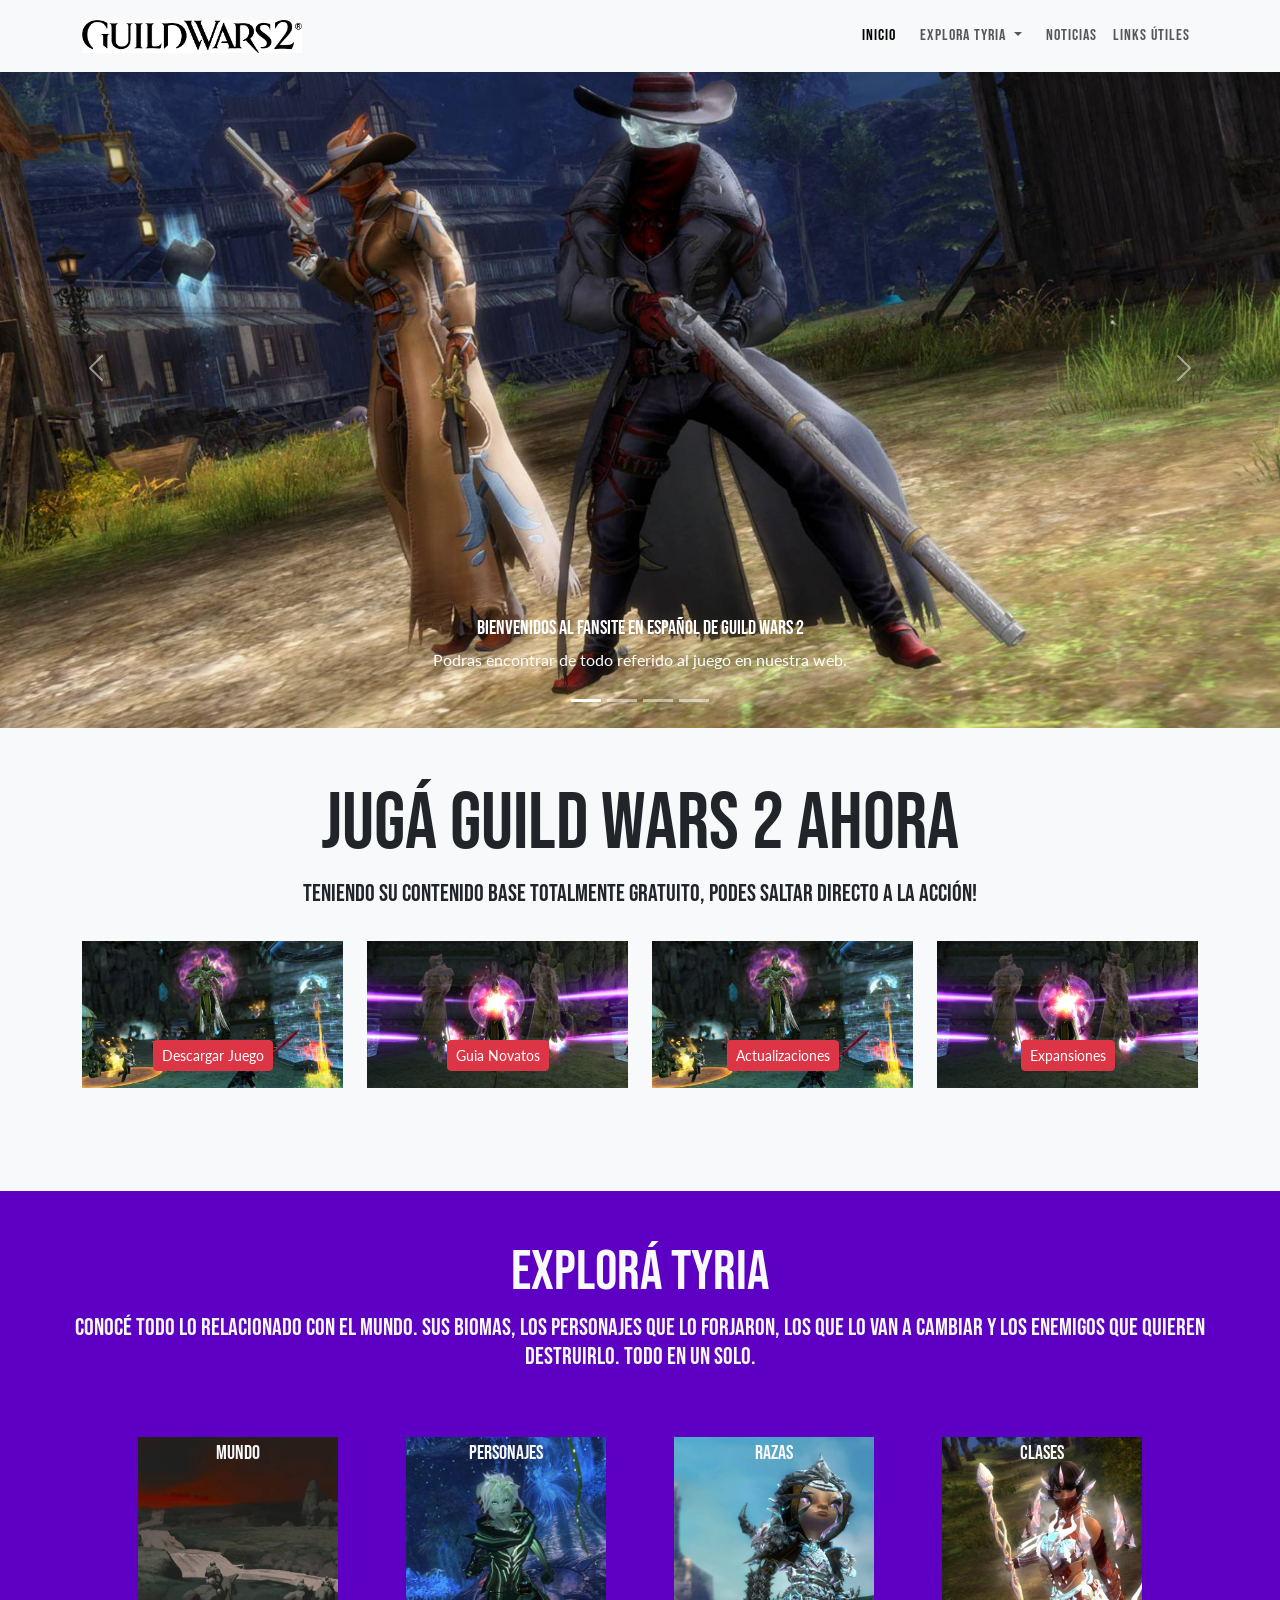
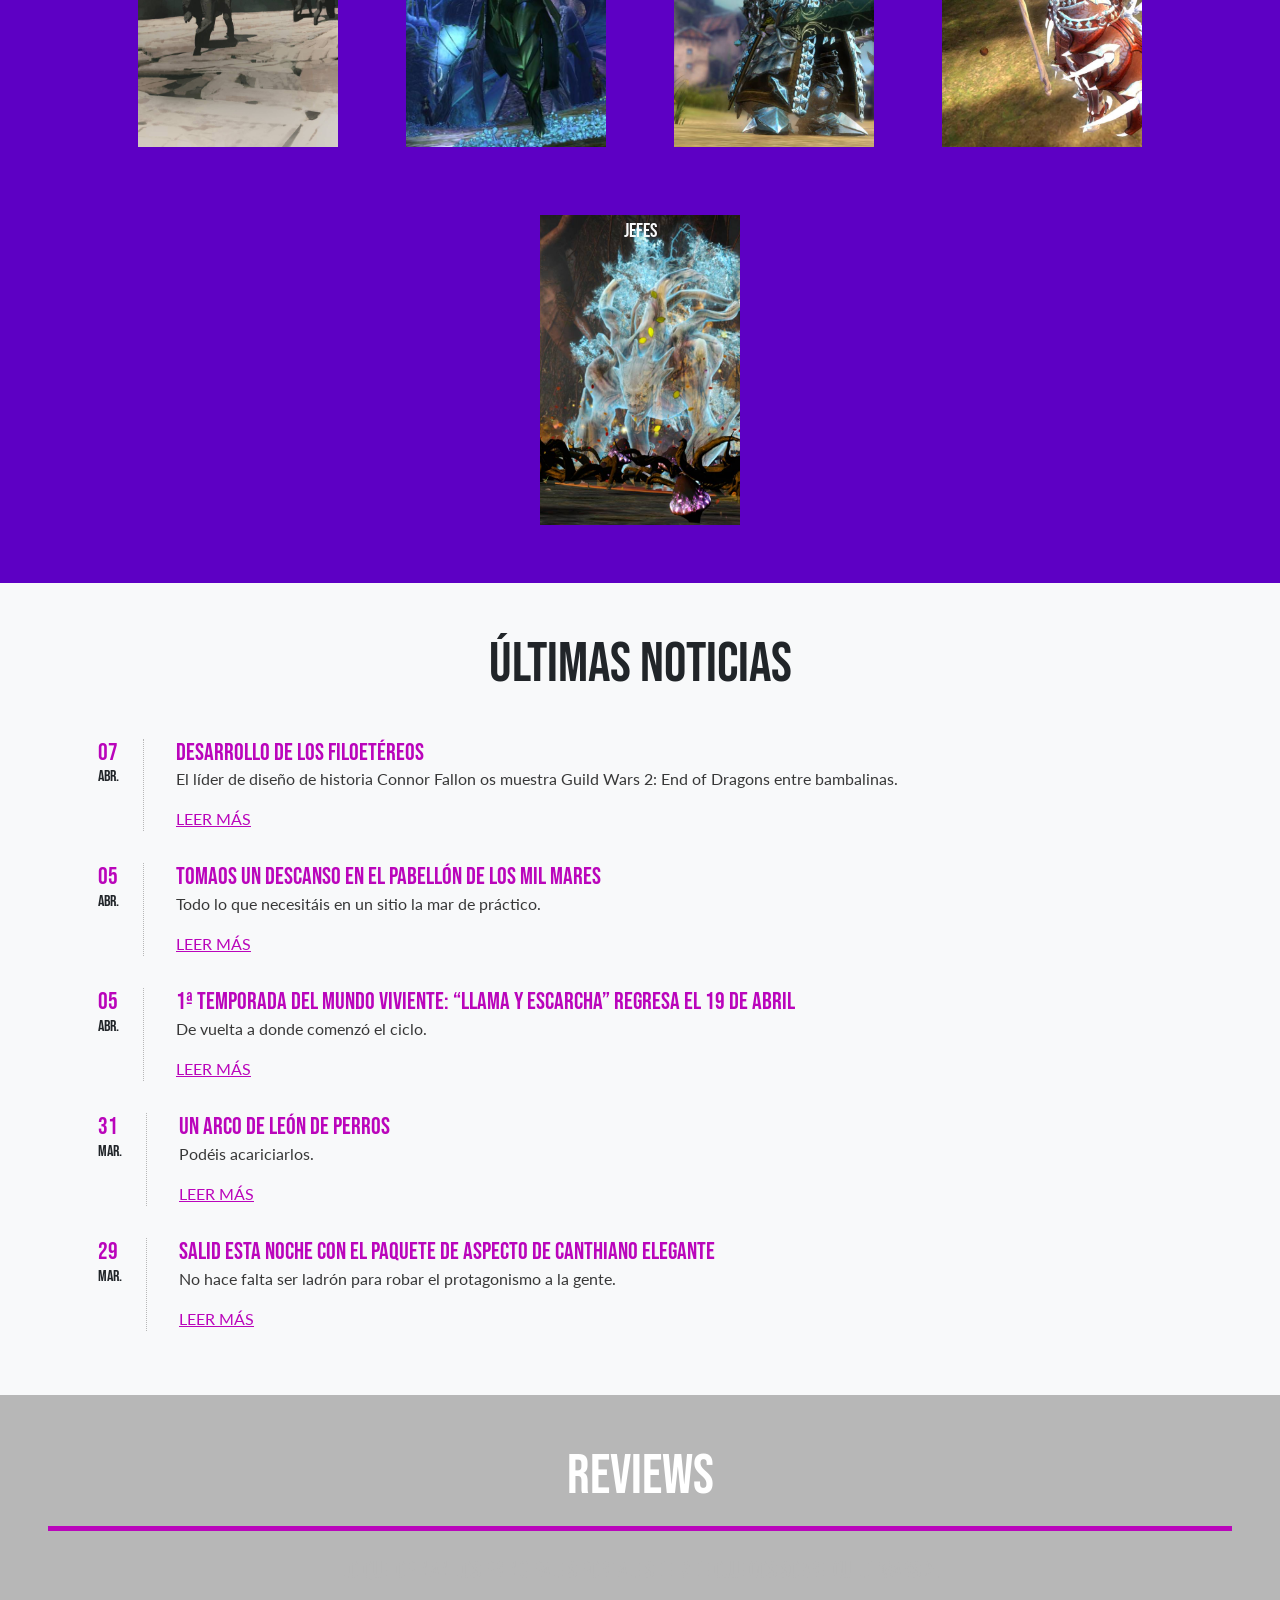
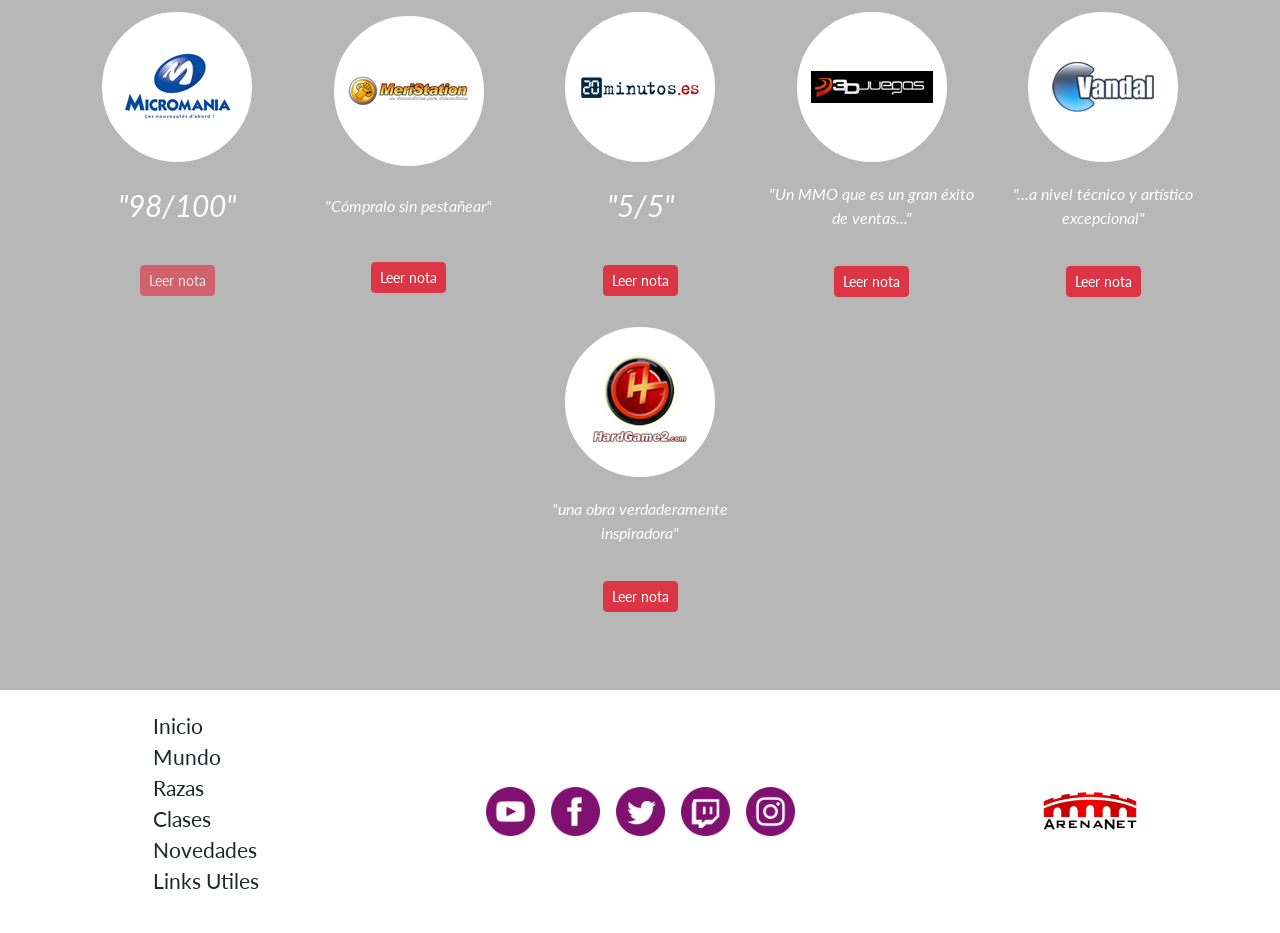
<file: index.html>
<!DOCTYPE html>
<html lang="es">
<head>
    <meta charset="UTF-8">
    <meta http-equiv="X-UA-Compatible" content="IE=edge">
    <meta name="viewport" content="width=device-width, initial-scale=1.0">
    
    <!-- Boostrap + CSS -->
    <link href="https://cdn.jsdelivr.net/npm/bootstrap@5.1.3/dist/css/bootstrap.min.css" rel="stylesheet" integrity="sha384-1BmE4kWBq78iYhFldvKuhfTAU6auU8tT94WrHftjDbrCEXSU1oBoqyl2QvZ6jIW3" crossorigin="anonymous">
    <link rel="stylesheet" href="./css/main.css">

    <!-- FAVICON -->
    <link rel="icon" type="image/x-icon" href="./favicon.ico">

    <!-- Meta + Title -->
    <title>GW2 Fansite - Inicio</title>
    <meta name="title" content="Guild Wars 2 Fansite en Español - Inicio">
    <meta name="description" content="En este sitio vas a encontrar todo lo que necesitas saber sobre Guild Wars 2 si eres un nuevo jugador!">
    <meta name="keywords" content="guild wars, guild wars 2, guias, nuevos jugadores, principiantes, gw2">

</head>
<body>
    <header>
    <!-- navbar ------------------------------------------------------------->
        <nav class="navbar navbar-expand-md navbar-light bg-light fixed-top">
            <div class="container-md">
                <a href="./index.html" class="navbar-brand">
                    <img src="./img/GW2_Logotype.jpg" width="220" alt="Logo Guild Wars 2">
                </a>
                
                <button class="navbar-toggler" type="button" data-bs-toggle="collapse" data-bs-target="#navbarNavDropdown" aria-controls="navbarNavDropdown" aria-expanded="false" aria-label="Toggle navigation">
                    <span class="navbar-toggler-icon"></span>
                </button>

                <div class="collapse navbar-collapse" id="navbarNavDropdown">
                    <ul class="navbar-nav d-flex align-items-center ms-auto">
                        <li class="nav-item">
                            <a href="./index.html" class="nav-link active" aria-current="page">Inicio</a>
                        </li>
                        <li class="nav-link dropdown">
                            <a href="#" class="nav-link dropdown-toggle" id="navbarDropdownMenuLink" role="button" data-bs-toggle="dropdown" aria-expanded="false">
                                Explora Tyria
                            </a>
                            <ul class="dropdown-menu" aria-labelledby="navbarDropdownMenuLink">
                                <li><a href="./pages/mundo.html" class="dropdown-item">Mundo</a></li>
                                <li><a href="./pages/razas.html" class="dropdown-item">Razas</a></li>
                                <li><a href="./pages/clases.html" class="dropdown-item">Clases</a></li>
                            </ul>
                        </li>
                        <li class="nav-item">
                            <a href="./pages/noticias.html" class="nav-link">Noticias</a>
                        </li>
                        <li class="nav-item">
                            <a href="./pages/links-utiles.html" class="nav-link">Links Útiles</a>
                        </li>
                    </ul>
                </div>
            </div>
        </nav>
    <!-- carousel -------------------------------------------------------------> 
        <div id="carouselExampleIndicators" class="carousel slide carousel-fade mt-5 mt-xl-2" data-bs-ride="carousel">
            <div class="carousel-indicators">
                <button type="button" data-bs-target="#carouselExampleIndicators" data-bs-slide-to="0" class="active" aria-current="true" aria-label="Slide 1"></button>
                <button type="button" data-bs-target="#carouselExampleIndicators" data-bs-slide-to="1" aria-label="Slide 2"></button>
                <button type="button" data-bs-target="#carouselExampleIndicators" data-bs-slide-to="2" aria-label="Slide 3"></button>
                <button type="button" data-bs-target="#carouselExampleIndicators" data-bs-slide-to="3" aria-label="Slide 4"></button>
            </div>
            <div class="carousel-inner">
                <div class="carousel-item active" data-bs-interval="3500">
                    <img src="./img/OutlawOutfit.jpg" class="d-block w-100" alt="...">
                    <div class="carousel-caption d-none d-md-block">
                        <h5>BIENVENIDOS AL FANSITE EN ESPAÑOL DE GUILD WARS 2</h5>
                        <p>Podras encontrar de todo referido al juego en nuestra web.</p>
                    </div>
                </div>
                <div class="carousel-item" data-bs-interval="3500">
                    <img src="./img/HoundHelm.jpg" class="d-block w-100" alt="...">
                    <div class="carousel-caption d-none d-md-block">
                        <h5>COMBATE</h5>
                        <p>Descubre las batallas vertiginosas y de gran impacto de Guild Wars 2. Ataca mientras te mueves, esquiva golpes enemigos y únete a otros jugadores para dominar el campo de batalla.</p>
                    </div>
                </div>
                <div class="carousel-item" data-bs-interval="3500">
                    <img src="./img/boss_2.jpg" class="d-block w-100" alt="...">
                    <div class="carousel-caption d-none d-md-block">
                        <h5>EVENTOS DINÁMICOS</h5>
                        <p>Tyria cobra vida con miles de historias que cambian según las acciones de jugadores como tú. Nunca se sabe qué puedes descubrir cada vez que juegas.</p>
                    </div>
                </div>
                <div class="carousel-item" data-bs-interval="3500">
                    <img src="./img/boss_3.jpg" class="d-block w-100" alt="...">
                    <div class="carousel-caption d-none d-md-block">
                        <h5>HISTORIAS PERSONALIZADAS</h5>
                        <p>Tyria está irrevocablemente formada por su pasado y tú juegas un papel crucial en su futuro. Crea un personaje único, decide cómo quieres que evolucione su historia y descubre nuevas revelaciones, preguntas y verdades con cada decisión que tomes.</p>
                    </div>
                </div>
                </div>
                <button class="carousel-control-prev" type="button" data-bs-target="#carouselExampleIndicators" data-bs-slide="prev">
                <span class="carousel-control-prev-icon" aria-hidden="true"></span>
                <span class="visually-hidden">Previous</span>
                </button>
                <button class="carousel-control-next" type="button" data-bs-target="#carouselExampleIndicators" data-bs-slide="next">
                <span class="carousel-control-next-icon" aria-hidden="true"></span>
                <span class="visually-hidden">Next</span>
                </button>
        </div>
    </header>
    <main class="mainIndex">
        <!-- jugá ahora ------------------------------------------------------------->
        <section class="container-fluid bg-light text-center p-2 p-md-5 wrapper_juga-ahora">
            <h1>JUGÁ GUILD WARS 2 AHORA</h1>
            <h4>TENIENDO SU CONTENIDO BASE TOTALMENTE GRATUITO, PODES SALTAR DIRECTO A LA ACCIÓN!</h4>
        
            <div class="container mx-auto">
                <div class="row">
                    <div class="col-lg-3 col-sm-6 my-4">
                        <a href="https://account.arena.net/welcome?_gl=1*1o6zx2w*_ga*MTUzOTIxNTYzMS4xNjM1MTc1Njcz*_ga_5S66MJ2Z7H*MTY0OTQ3MzQ5MS4xNC4xLjE2NDk0NzYwNTYuMA..&_ga=2.216513558.143637308.1649371215-1129502893.1627508142" target="_blank">
                            <img src="./img/boss_2.jpg" alt="" class="img-fluid">
                            <button type="button" class="btn btn-danger btn-sm position-relative mx-auto pos-rel-y">Descargar Juego</button>
                        </a>
                    </div>
                    <div class="col-lg-3 col-sm-6 my-4">
                        <a href="https://www.guildwars2.com/new-player-guide" target="_blank">
                            <img src="./img/boss_3.jpg" alt="" class="img-fluid">
                            <button type="button" class="btn btn-danger btn-sm position-relative mx-auto pos-rel-y">Guia Novatos</button>
                        </a>
                    </div>
                    <div class="col-lg-3 col-sm-6 my-4">
                        <a href="https://www.guildwars2.com/es/the-game/releases/" target="_blank">
                            <img src="./img/boss_2.jpg" alt="" class="img-fluid">
                            <button type="button" class="btn btn-danger btn-sm position-relative mx-auto pos-rel-y">Actualizaciones</button>
                        </a>
                    </div>
                    <div class="col-lg-3 col-sm-6 my-4">
                        <a href="https://buy.guildwars2.com/es/end-of-dragons?tab=0" target="_blank">
                            <img src="./img/boss_3.jpg" alt="" class="img-fluid">
                            <button type="button" class="btn btn-danger btn-sm position-relative mx-auto pos-rel-y">Expansiones</button>
                        </a>
                    </div>
                </div>
            </div>
        </section>
        <!-- explorá tyria  ------------------------------------------------------------->
        <section class="container-fluid bg-img-1 p-2 p-md-5 wrapper_explora">
            <h2 class="text-light text-center">EXPLORÁ TYRIA</h2>
            <h4 class="text-light text-center">CONOCÉ TODO LO RELACIONADO CON EL MUNDO. SUS BIOMAS, LOS PERSONAJES QUE LO FORJARON, LOS QUE LO VAN A CAMBIAR Y LOS ENEMIGOS QUE QUIEREN DESTRUIRLO. TODO EN UN SOLO.</h4>

            <div class="container-fluid d-flex flex-wrap pt-5 gap-5 justify-content-center align-items-center text-light">
                <a class="link-light text-decoration-none" href="./pages/mundo.html">
                    <div class="card_explora card_1">
                        <h5 class="text-center p-1">Mundo</h5>
                        <p class="text-center px-1">Visitá las diferentes regiones de Tyria, desde las heladas tierras de Shiverpeaks, hasta las aridas arenas del desierto rojo.</p>
                    </div>
                </a>
                <a class="link-light text-decoration-none" href="./pages/personajes.html">
                    <div class="card_explora card_2">
                        <h5 class="text-center p-1">Personajes</h5>
                        <p class="text-center px-1">Conocé los personajes que forjaron la historia de Guild Wars 2 y otros que también que lo embellecen y le dan vida.</p>
                    </div>
                </a>
                <a class="link-light text-decoration-none" href="./pages/razas.html">
                    <div class="card_explora card_3">
                        <h5 class="text-center p-1">Razas</h5>
                        <p class="text-center px-1">Desde los pequeños (pero inteligentes) asuras  hasta los casi gigantes norn, forman las razas jugables de Tyria.</p>
                    </div>
                </a>
                <a class="link-light text-decoration-none" href="./pages/clases.html">
                    <div class="card_explora card_4">
                        <h5 class="text-center p-1">Clases</h5>
                        <p class="text-center px-1">Cuerpo a cuerpo, a distancia, con magia, con tecnología. Infintas son las formas de armar tu personaje.</p>
                    </div>
                </a>
                <a class="link-light text-decoration-none" href="./pages/jefes.html">
                    <div class="card_explora card_5">
                        <h5 class="text-center p-1">Jefes</h5>
                        <p class="text-center px-1">Los más temidos peligros de Tyria, vamos a necesitar a bastante más de un aventurero para derrotarlos.</p>
                    </div>
                </a>
            </div>
        </section>
        <!-- noticias ------------------------------------------------------------->
        <section class="container-fluid bg-light p-2 p-md-5 wrapper_noticias">
            <h2 class="text-center pb-3">ÚLTIMAS NOTICIAS</h2>
            <div class="container-md">
                <div class="novedades"> <!-- filoetereos -->
                    <div class="novedadesFecha">
                        <h4>07</h4>
                        <h6>abr.</h6>
                    </div>
                    <div class="novedadesNoticia">
                        <h4>Desarrollo de los Filoetéreos</h4>
                        <p>El líder de diseño de historia Connor Fallon os muestra Guild Wars 2: End of Dragons entre bambalinas.</p>
                        <div class="masInfo"><a href="https://www.guildwars2.com/es/news/developing-the-aetherblades/" target="_blank">leer más</a></div>
                    </div>
                </div>
                <div class="novedades"> <!-- pabellon -->
                    <div class="novedadesFecha">
                        <h4>05</h4>
                        <h6>abr.</h6>
                    </div>
                    <div class="novedadesNoticia">
                        <h4>Tomaos un descanso en el Pabellón de los Mil Mares</h4>
                        <p>Todo lo que necesitáis en un sitio la mar de práctico.</p>
                        <div class="masInfo"><a href="https://www.guildwars2.com/es/news/take-a-break-at-the-thousand-seas-pavilion/" target="_blank">leer más</a></div>
                    </div>
                </div>
                <div class="novedades"> <!-- season 1 -->
                    <div class="novedadesFecha">
                        <h4>05</h4>
                        <h6>abr.</h6>
                    </div>
                    <div class="novedadesNoticia">
                        <h4>1ª temporada del mundo viviente: “Llama y escarcha” regresa el 19 de abril</h4>
                        <p>De vuelta a donde comenzó el ciclo.</p>
                        <div class="masInfo"><a href="https://www.guildwars2.com/es/news/living-world-season-1-flame-and-frost-returns-on-april-19/" target="_blank">leer más</a></div>
                    </div>
                </div>
                <div class="novedades"> <!--arco de leon perros -->
                    <div class="novedadesFecha">
                        <h4>31</h4>
                        <h6>mar.</h6>
                    </div>
                    <div class="novedadesNoticia">
                        <h4>Un Arco de León de perros</h4>
                        <p>Podéis acariciarlos.</p>
                        <div class="masInfo"><a href="https://www.guildwars2.com/es/news/lions-arch-has-gone-to-the-dogs/" target="_blank">leer más</a></div>
                    </div>
                </div>
                <div class="novedades">
                    <div class="novedadesFecha">
                        <h4>29</h4>
                        <h6>mar.</h6>
                    </div>
                    <div class="novedadesNoticia">
                        <h4>Salid esta noche con el paquete de aspecto de canthiano elegante</h4>
                        <p>No hace falta ser ladrón para robar el protagonismo a la gente.</p>
                        <div class="masInfo"><a href="https://www.guildwars2.com/es/news/step-out-tonight-with-the-elegant-canthan-appearance-package/" target="_blank">leer más</a></div>
                    </div>
                </div>    
            </div>
        </section>
        <!--- reviews  ------------------------------------------------------------->
        <section class="container-fluid bg-img-2 wrapperReviews p-2 p-md-5">
            <div class="col_1">
                <h2 class="pb-3">REVIEWS</h2>
                <h4>Lo que opinan los principales portales de videojuegos sobre Guild Wars 2.</h4>
            </div>
            <div class="col_2">
                <div class="rev">
                    <div class="img_cont">
                        <img src="./img/reviews/0ad94Micromania_sm.png" alt="Micromania">
                    </div>
                    <p class="quote_ number">"98/100"</p>
                    <a href="#" target="blank_" class="btn btn-danger btn-sm disabled" role="button" aria-disabled="true">Leer nota</a> 
                </div>
                <div class="rev">
                    <div class="img_cont">
                        <img src="./img/reviews/761a4Meristation_sm.png" alt="Meristation">
                    </div>
                    <p class="quote_">"Cómpralo sin pestañear"</p>
                    <a href="http://www.meristation.com/es/pc/reportaje/guild-wars-2-pre-analisis/1800712" target="blank_" class="btn btn-danger btn-sm" role="button">Leer nota</a>
                </div>
                <div class="rev">
                    <div class="img_cont">
                        <img src="./img/reviews/8100c20minutos_sm.png" alt="20 Minutos">
                    </div>
                    <p class="quote_ number">"5/5"</p>
                    <a href="http://www.20minutos.es/edicion_impresa_ver/madrid/2012/09/06/" target="blank_" class="btn btn-danger btn-sm" role="button">Leer nota</a>
                </div>
                <div class="rev">
                    <div class="img_cont">
                        <img src="./img/reviews/5b4d73DJuegas_sm.png" alt="3D Juegos">
                    </div>
                    <p class="quote_">"Un MMO que es un gran éxito de ventas..."</p>
                    <a href="http://www.3djuegos.com/juegos/analisis/2342/0/guild-wars-2/" target="blank_" class="btn btn-danger btn-sm" role="button">Leer nota</a>
                </div>
                <div class="rev">
                    <div class="img_cont">
                        <img src="./img/reviews/99fd8Vandal_sm.png" alt="Vandal">
                    </div>
                    <p class="quote_">"...a nivel técnico y artístico excepcional"</p>
                    <a href="http://www.vandal.net/analisis/pc/guild-wars-2/6686/7" target="blank_" class="btn btn-danger btn-sm" role="button">Leer nota</a>
                </div>
                <div class="rev">
                    <div class="img_cont">
                        <img src="./img/reviews/9ad86HardGame2_sm.png" alt="HardGame 2">
                    </div>
                    <p class="quote_">"una obra verdaderamente inspiradora"</p>
                    <a href="http://www.hardgame2.com/pc/articulo-6588.html&page=3" target="blank_" class="btn btn-danger btn-sm" role="button">Leer nota</a>
                </div> 
            </div>
        </section>
    </main>
    <footer>
        <div class="footerWrapper">
            <!-- FOOTER NAV -------------------------------- -->
            <div class="footerNav">
                <ul>
                    <li><a href="./index.html">Inicio</a></li>
                    <li><a href="./pages/mundo.html">Mundo</a></li>
                    <li><a href="./pages/razas.html">Razas</a></li>
                    <li><a href="./pages/clases.html">Clases</a></li>
                    <li><a href="./pages/novedades.html">Novedades</a></li>
                    <li><a href="./pages/links-utiles.html">Links Utiles</a></li>
                </ul>
            </div>
            <!-- FOOTER SOCIALS ---------------------------- -->
            <div class="footerSocials">
                <div class="footerSocialsIcon"> <!-- youtube -->
                    <a href="https://www.youtube.com/   guildwars2" target="_blank">
                        <img src="./img/icons/youtube_icon.png" alt="Youtube Icon">
                    </a>
                </div>
                <div class="footerSocialsIcon"> <!-- facebook -->
                    <a href="https://www.facebook.com/GuildWars2" target="_blank">
                        <img src="./img/icons/facebook_icon.png" alt="Facebook">
                    </a>
                </div>
                <div class="footerSocialsIcon"> <!-- twitter -->
                    <a href="https://twitter.com/guildwars2_es" target="_blank">
                        <img src="./img/icons/twitter_icon.png" alt="Twitter Icon">
                    </a>
                </div>
                <div class="footerSocialsIcon"> <!-- twitch -->
                    <a href="https://www.twitch.tv/guildwars2" target="_blank">
                        <img src="./img/icons/twitch_icon.png" alt="Twitch Icon">
                    </a>
                </div>
                <div class="footerSocialsIcon"> <!-- instagram -->
                    <a href="https://www.instagram.com/guildwars2/" target="_blank">
                        <img src="./img/icons/instagram_icon.png" alt="Instagram Icon">
                    </a>
                </div>
            </div>
            <!-- FOOTER ANET ----------------------- -->
            <div class="footerAnet">
                <div class="footerAnetLogoWrap">
                    <a href="https://www.arena.net/es" target="_blank">
                        <img src="./img/anet_logo.png" alt="ArenaNet Logo">
                    </a>
                </div>
            </div>
        </div>
    </footer>


    <script src="https://cdn.jsdelivr.net/npm/bootstrap@5.1.3/dist/js/bootstrap.bundle.min.js" integrity="sha384-ka7Sk0Gln4gmtz2MlQnikT1wXgYsOg+OMhuP+IlRH9sENBO0LRn5q+8nbTov4+1p" crossorigin="anonymous"></script>
</body>
</html>
</file>
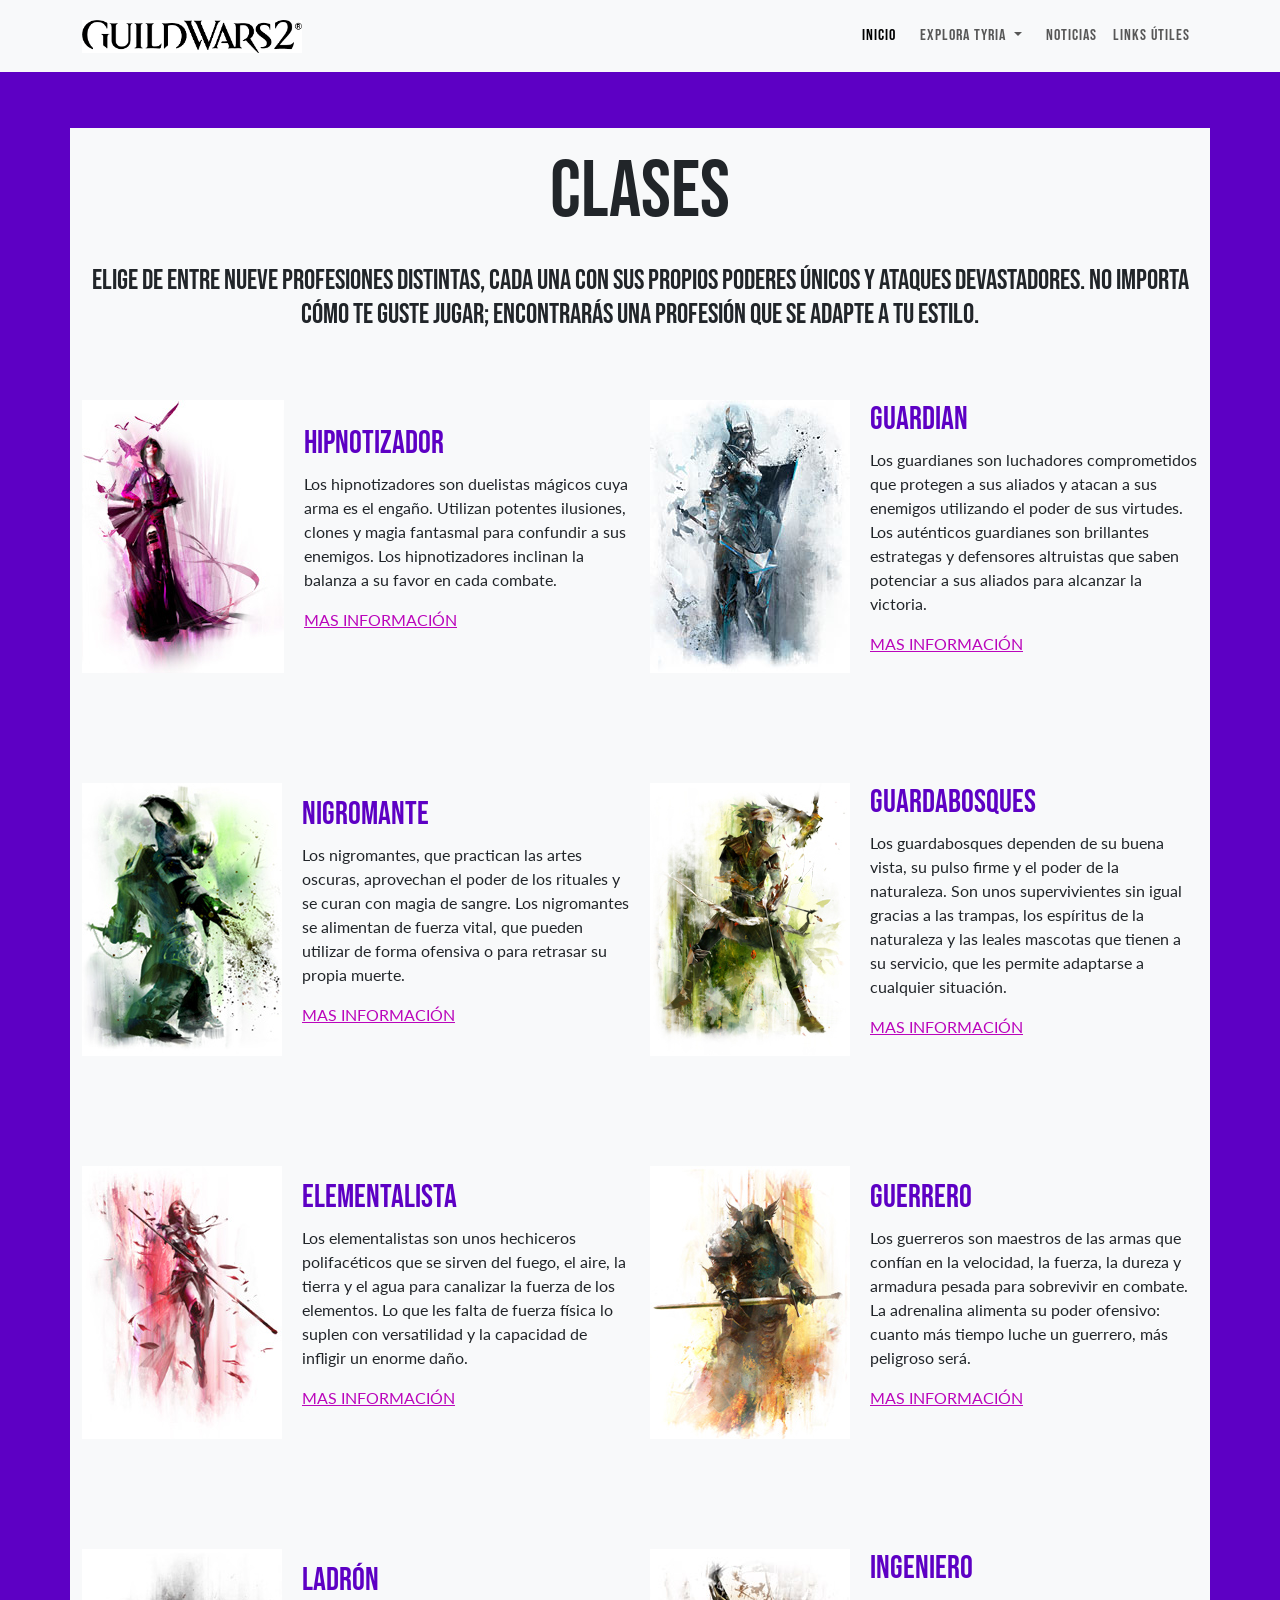
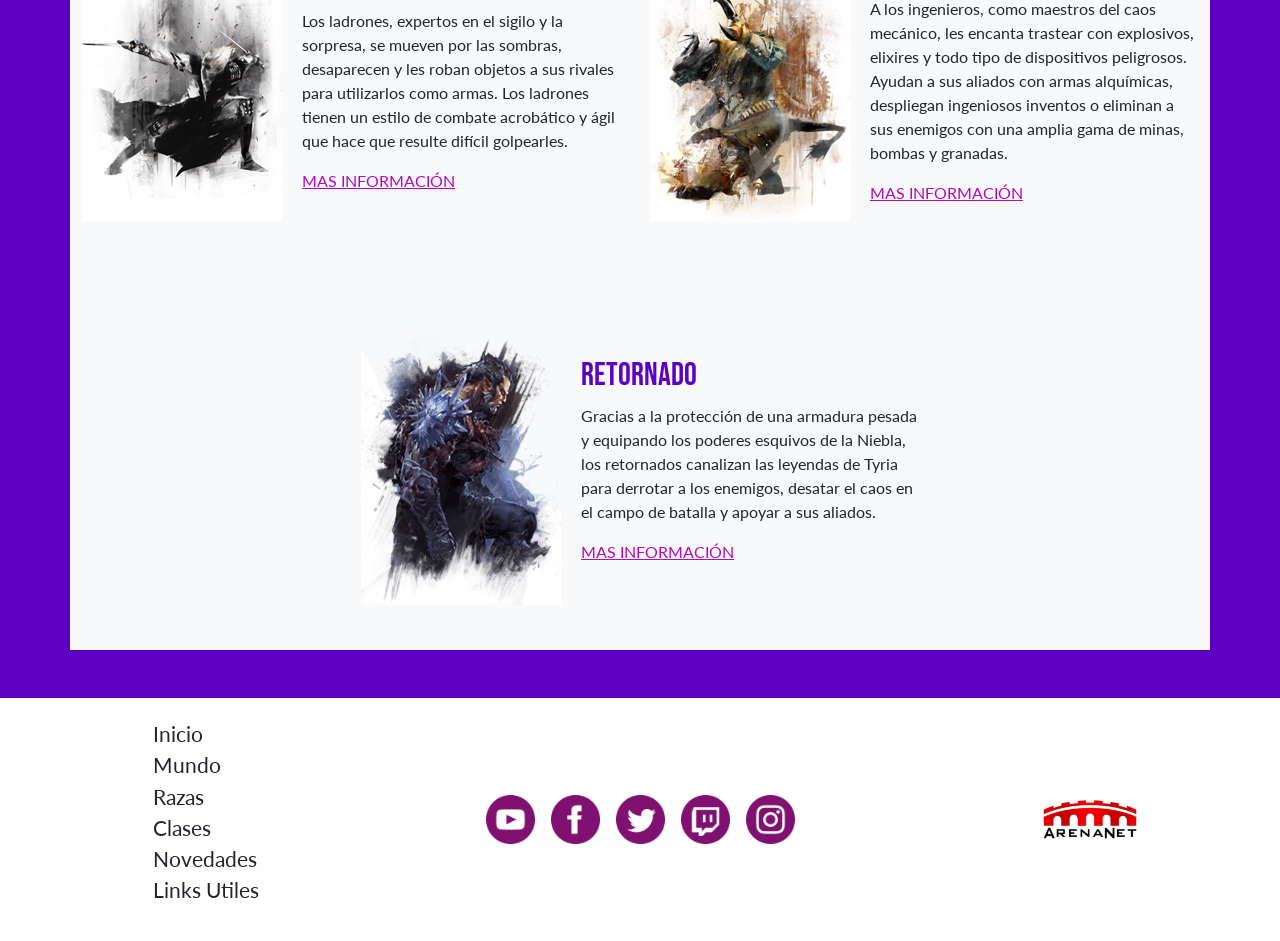
<file: pages/clases.html>
<!DOCTYPE html>
<html lang="es">
<head>
    <meta charset="UTF-8">
    <meta http-equiv="X-UA-Compatible" content="IE=edge">
    <meta name="viewport" content="width=device-width, initial-scale=1.0">

    <!-- Boostrap + CSS -->
    <link href="https://cdn.jsdelivr.net/npm/bootstrap@5.1.3/dist/css/bootstrap.min.css" rel="stylesheet" integrity="sha384-1BmE4kWBq78iYhFldvKuhfTAU6auU8tT94WrHftjDbrCEXSU1oBoqyl2QvZ6jIW3" crossorigin="anonymous">
    <link rel="stylesheet" href="../css/main.css">

    <!-- FAVICON -->
    <link rel="icon" type="image/x-icon" href="../favicon.ico">

    <!-- Meta + Title -->
    <title>GW2 Fansite - Clases</title>
    <meta name="title" content="Guild Wars 2 Fansite en Español - Clases">
    <meta name="description" content="Toda la información sobre las clases de Guild Wars 2 en español, ideal para nuevos jugadores">
    <meta name="keywords" content="guild wars, guild wars 2, guias, nuevos jugadores, principiantes, gw2, clases, hipnotizador, guardian, nigromante, guardabosques, elementalista, guerrero, ladrón, ingeniero, retornado">

</head>
<body>
    <header>
    <!-- navbar ------------------------------------------------------------->
        <nav class="navbar navbar-expand-md navbar-light bg-light fixed-top">
            <div class="container-md">
                <a href="../index.html" class="navbar-brand">
                    <img src="../img/GW2_Logotype.jpg" width="220" alt="Logo Guild Wars 2">
                </a>
                
                <button class="navbar-toggler" type="button" data-bs-toggle="collapse" data-bs-target="#navbarNavDropdown" aria-controls="navbarNavDropdown" aria-expanded="false" aria-label="Toggle navigation">
                    <span class="navbar-toggler-icon"></span>
                </button>

                <div class="collapse navbar-collapse" id="navbarNavDropdown">
                    <ul class="navbar-nav d-flex align-items-center ms-auto">
                        <li class="nav-item">
                            <a href="../index.html" class="nav-link active" aria-current="page">Inicio</a>
                        </li>
                        <li class="nav-link dropdown">
                            <a href="#" class="nav-link dropdown-toggle" id="navbarDropdownMenuLink" role="button" data-bs-toggle="dropdown" aria-expanded="false">
                                Explora Tyria
                            </a>
                            <ul class="dropdown-menu" aria-labelledby="navbarDropdownMenuLink">
                                <li><a href="./mundo.html" class="dropdown-item">Mundo</a></li>
                                <li><a href="./razas.html" class="dropdown-item">Razas</a></li>
                                <li><a href="./clases.html" class="dropdown-item">Clases</a></li>
                            </ul>
                        </li>
                        <li class="nav-item">
                            <a href="./noticias.html" class="nav-link">Noticias</a>
                        </li>
                        <li class="nav-item">
                            <a href="./links-utiles.html" class="nav-link">Links Útiles</a>
                        </li>
                    </ul>
                </div>
            </div>
        </nav>
    </header>
    <section class="container-md bg-light mx-auto">
    <!-- CONTENIDO PAGES  ------------------------------------------------------->
    <div class="mainClases">
        <h1 class="text-center py-3">clases</h1>
        <h3 class="text-center pb-3">Elige de entre nueve profesiones distintas, cada una con sus propios poderes únicos y ataques devastadores. No importa cómo te guste jugar; encontrarás una profesión que se adapte a tu estilo.</h3>
        <section id="profLarge" class="profWrapper mx-auto">
            <div class="prof profHipnotizador">
                <div class="col_1">
                    <img src="../img/clases/hipnotizador.jpg" alt="Hipnotizador">
                </div>
                <div class="col_2"> <!-- HIPNOTIZADOR -->
                    <h4>Hipnotizador</h4>
                    <p>Los hipnotizadores son duelistas mágicos cuya arma es el engaño. Utilizan potentes ilusiones, clones y magia fantasmal para confundir a sus enemigos. Los hipnotizadores inclinan la balanza a su favor en cada combate.</p>
                    <p class="masInfo"><a href="https://www.guildwars2.com/es/the-game/professions/mesmer/" target="_blank">mas información</a></p>
                </div>
            </div>
            <div class="prof profGuardian"> <!-- GUARDIAN -->
                <div class="col_1">
                    <img src="../img/clases/guardian.jpg" alt="Guardian">
                </div>
                <div class="col_2">
                    <h4>Guardian</h4>
                    <p>Los guardianes son luchadores comprometidos que protegen a sus aliados y atacan a sus enemigos utilizando el poder de sus virtudes. Los auténticos guardianes son brillantes estrategas y defensores altruistas que saben potenciar a sus aliados para alcanzar la victoria.</p>
                    <p class="masInfo"><a href="https://www.guildwars2.com/es/the-game/professions/guardian/" target="_blank">mas información</a></p>
                </div>
            </div>
            <div class="prof profNigromante"> <!-- NIGROMANTE -->
                <div class="col_1">
                    <img src="../img/clases/nigromante.jpg" alt="Nigromante">
                </div>
                <div class="col_2">
                    <h4>Nigromante</h4>
                    <p>Los nigromantes, que practican las artes oscuras, aprovechan el poder de los rituales y se curan con magia de sangre. Los nigromantes se alimentan de fuerza vital, que pueden utilizar de forma ofensiva o para retrasar su propia muerte.</p>
                    <p class="masInfo"><a href="https://www.guildwars2.com/es/the-game/professions/necromancer/" target="_blank">mas información</a></p>
                </div>
            </div>
            <div class="prof profGuardabosques"> <!-- GUARDABOSQUES -->
                <div class="col_1">
                    <img src="../img/clases/guardabosques.jpg" alt="Guardabosques">
                </div>
                <div class="col_2">
                    <h4>Guardabosques</h4>
                    <p>Los guardabosques dependen de su buena vista, su pulso firme y el poder de la naturaleza. Son unos supervivientes sin igual gracias a las trampas, los espíritus de la naturaleza y las leales mascotas que tienen a su servicio, que les permite adaptarse a cualquier situación.</p>
                    <p class="masInfo"><a href="https://www.guildwars2.com/es/the-game/professions/ranger/" target="_blank">mas información</a></p>
                </div>
            </div>
            <div class="prof profElementalista"> <!-- ELEMENTALISTA -->
                <div class="col_1">
                    <img src="../img/clases/elementalista.jpg" alt="Elementalista">
                </div>
                <div class="col_2">
                    <h4>Elementalista</h4>
                    <p>Los elementalistas son unos hechiceros polifacéticos que se sirven del fuego, el aire, la tierra y el agua para canalizar la fuerza de los elementos. Lo que les falta de fuerza física lo suplen con versatilidad y la capacidad de infligir un enorme daño.</p>
                    <p class="masInfo"><a href="https://www.guildwars2.com/es/the-game/professions/elementalist/" target="_blank">mas información</a></p>
                </div>
            </div>
            <div class="prof profGuerrero"> <!-- GUERRERO -->
                <div class="col_1">
                    <img src="../img/clases/guerrero.jpg" alt="Guerrero">
                </div>
                <div class="col_2">
                    <h4>Guerrero</h4>
                    <p>Los guerreros son maestros de las armas que confían en la velocidad, la fuerza, la dureza y armadura pesada para sobrevivir en combate. La adrenalina alimenta su poder ofensivo: cuanto más tiempo luche un guerrero, más peligroso será.</p>
                    <p class="masInfo"><a href="https://www.guildwars2.com/es/the-game/professions/warrior/" target="_blank">mas información</a></p>
                </div>
            </div>
            <div class="prof profLadron"> <!-- LADRON -->
                <div class="col_1">
                    <img src="../img/clases/ladron.jpg" alt="Ladrón">
                </div>
                <div class="col_2">
                    <h4>Ladrón</h4>
                    <p>Los ladrones, expertos en el sigilo y la sorpresa, se mueven por las sombras, desaparecen y les roban objetos a sus rivales para utilizarlos como armas. Los ladrones tienen un estilo de combate acrobático y ágil que hace que resulte difícil golpearles.</p>
                    <p class="masInfo"><a href="https://www.guildwars2.com/es/the-game/professions/thief/" target="_blank">mas información</a></p>
                </div>
            </div>
            <div class="prof profIngeniero"> <!-- INGENIERO -->
                <div class="col_1">
                    <img src="../img/clases/ingeniero.jpg" alt="Ingeniero">
                </div>
                <div class="col_2">
                    <h4>Ingeniero</h4>
                    <p>A los ingenieros, como maestros del caos mecánico, les encanta trastear con explosivos, elixires y todo tipo de dispositivos peligrosos. Ayudan a sus aliados con armas alquímicas, despliegan ingeniosos inventos o eliminan a sus enemigos con una amplia gama de minas, bombas y granadas.</p>
                    <p class="masInfo"><a href="https://www.guildwars2.com/es/the-game/professions/engineer/" target="_blank">mas información</a></p>
                </div>
            </div>
            <div class="prof profRetornado"> <!-- RETORNADO -->
                <div class="col_1">
                    <img src="../img/clases/retornado.png" alt="Retornado">
                </div>
                <div class="col_2">
                    <h4>retornado</h4>
                    <p>Gracias a la protección de una armadura pesada y equipando los poderes esquivos de la Niebla, los retornados canalizan las leyendas de Tyria para derrotar a los enemigos, desatar el caos en el campo de batalla y apoyar a sus aliados.</p>
                    <p class="masInfo"><a href="https://www.guildwars2.com/es/path-of-fire/#specializations" target="_blank">mas información</a></p>
                </div>
            </div>
        </section>
    </div>


    <!-- FIN CONTENIDO PAGES ----------------------------------------------------->
    </section>
    <footer>
        <div class="footerWrapper">
            <!-- FOOTER NAV -------------------------------- -->
            <div class="footerNav">
                <ul>
                    <li><a href="../index.html">Inicio</a></li>
                    <li><a href="./mundo.html">Mundo</a></li>
                    <li><a href="./razas.html">Razas</a></li>
                    <li><a href="./clases.html">Clases</a></li>
                    <li><a href="./novedades.html">Novedades</a></li>
                    <li><a href="./links-utiles.html">Links Utiles</a></li>
                </ul>
            </div>
            <!-- FOOTER SOCIALS ---------------------------- -->
            <div class="footerSocials">
                <div class="footerSocialsIcon"> <!-- youtube -->
                    <a href="https://www.youtube.com/   guildwars2" target="_blank">
                        <img src="../img/icons/youtube_icon.png" alt="Youtube Icon">
                    </a>
                </div>
                <div class="footerSocialsIcon"> <!-- facebook -->
                    <a href="https://www.facebook.com/GuildWars2" target="_blank">
                        <img src="../img/icons/facebook_icon.png" alt="Facebook">
                    </a>
                </div>
                <div class="footerSocialsIcon"> <!-- twitter -->
                    <a href="https://twitter.com/guildwars2_es" target="_blank">
                        <img src="../img/icons/twitter_icon.png" alt="Twitter Icon">
                    </a>
                </div>
                <div class="footerSocialsIcon"> <!-- twitch -->
                    <a href="https://www.twitch.tv/guildwars2" target="_blank">
                        <img src="../img/icons/twitch_icon.png" alt="Twitch Icon">
                    </a>
                </div>
                <div class="footerSocialsIcon"> <!-- instagram -->
                    <a href="https://www.instagram.com/guildwars2/" target="_blank">
                        <img src="../img/icons/instagram_icon.png" alt="Instagram Icon">
                    </a>
                </div>
            </div>
            <!-- FOOTER ANET ----------------------- -->
            <div class="footerAnet">
                <div class="footerAnetLogoWrap">
                    <a href="https://www.arena.net/es" target="_blank">
                        <img src="../img/anet_logo.png" alt="ArenaNet Logo">
                    </a>
                </div>
            </div>
        </div>
    </footer>


    <script src="https://cdn.jsdelivr.net/npm/bootstrap@5.1.3/dist/js/bootstrap.bundle.min.js" integrity="sha384-ka7Sk0Gln4gmtz2MlQnikT1wXgYsOg+OMhuP+IlRH9sENBO0LRn5q+8nbTov4+1p" crossorigin="anonymous"></script>
</body>
</html>
</file>
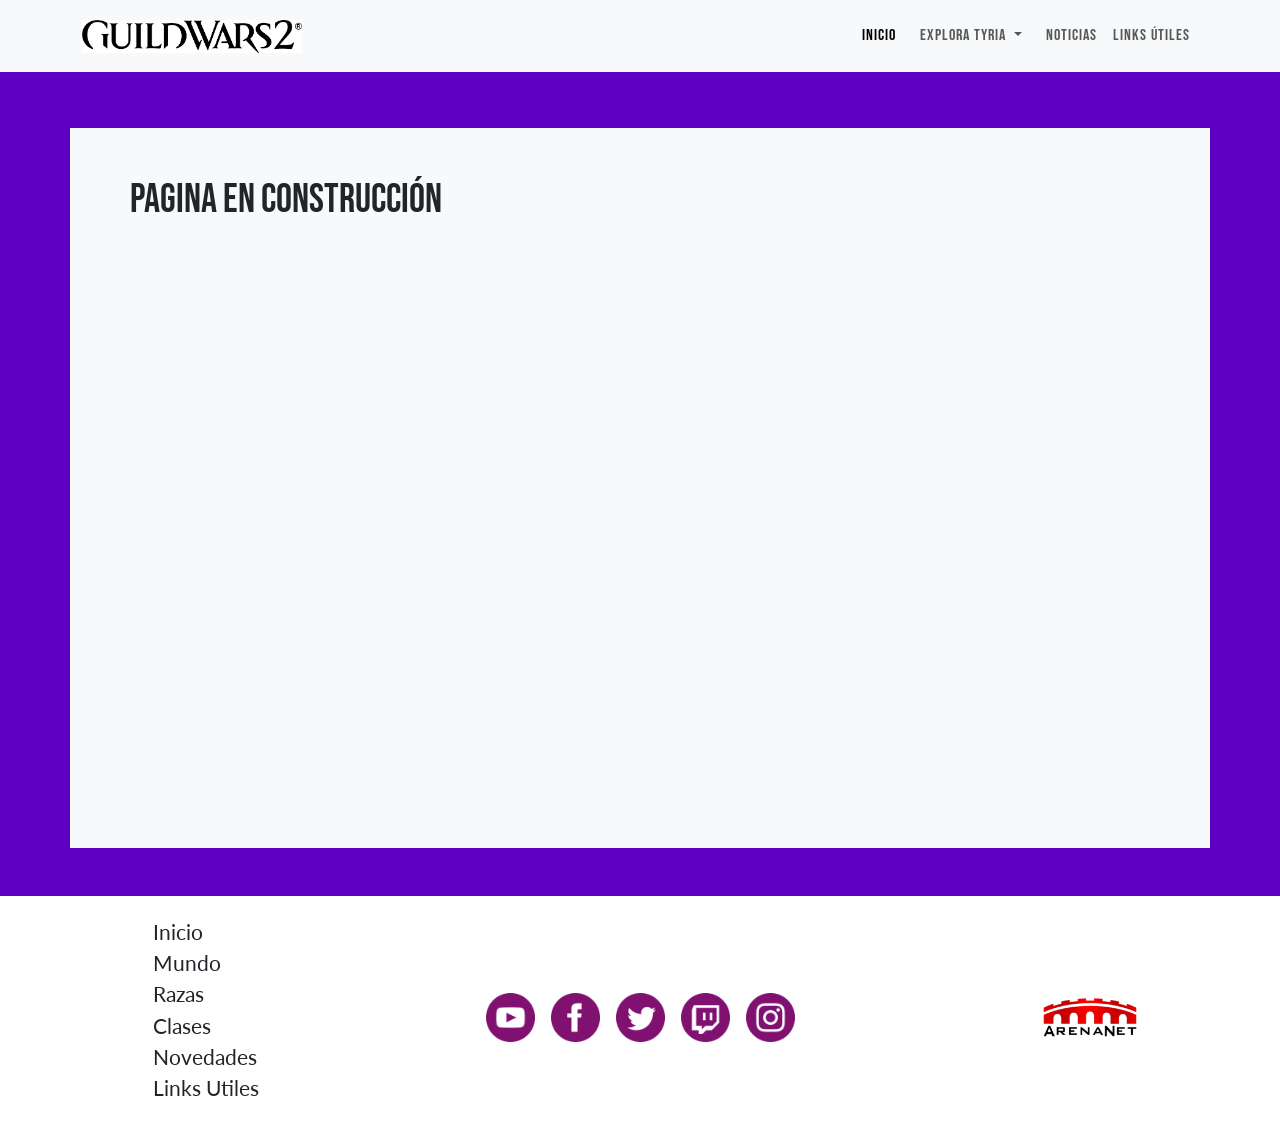
<file: pages/jefes.html>
<!DOCTYPE html>
<html lang="es">
<head>
    <meta charset="UTF-8">
    <meta http-equiv="X-UA-Compatible" content="IE=edge">
    <meta name="viewport" content="width=device-width, initial-scale=1.0">

    <!-- Boostrap + CSS -->
    <link href="https://cdn.jsdelivr.net/npm/bootstrap@5.1.3/dist/css/bootstrap.min.css" rel="stylesheet" integrity="sha384-1BmE4kWBq78iYhFldvKuhfTAU6auU8tT94WrHftjDbrCEXSU1oBoqyl2QvZ6jIW3" crossorigin="anonymous">
    <link rel="stylesheet" href="../css/main.css">

    <!-- FAVICON -->
    <link rel="icon" type="image/x-icon" href="../favicon.ico">

    <!-- Meta + Title -->
    <title>GW2 Fansite - Jefes</title>
    <meta name="title" content="Guild Wars 2 Fansite en Español - Jefes">
    <meta name="description" content="Toda la información sobre los Jefes de campo de Guild Wars 2 en español, ideal para nuevos jugadores">
    <meta name="keywords" content="guild wars, guild wars 2, guias, nuevos jugadores, principiantes, gw2, jefes, jefes de campo, boss, world boss">

</head>
<body>
    <header>
    <!-- navbar ------------------------------------------------------------->
        <nav class="navbar navbar-expand-md navbar-light bg-light fixed-top">
            <div class="container-md">
                <a href="../index.html" class="navbar-brand">
                    <img src="../img/GW2_Logotype.jpg" width="220" alt="Logo Guild Wars 2">
                </a>
                
                <button class="navbar-toggler" type="button" data-bs-toggle="collapse" data-bs-target="#navbarNavDropdown" aria-controls="navbarNavDropdown" aria-expanded="false" aria-label="Toggle navigation">
                    <span class="navbar-toggler-icon"></span>
                </button>

                <div class="collapse navbar-collapse" id="navbarNavDropdown">
                    <ul class="navbar-nav d-flex align-items-center ms-auto">
                        <li class="nav-item">
                            <a href="../index.html" class="nav-link active" aria-current="page">Inicio</a>
                        </li>
                        <li class="nav-link dropdown">
                            <a href="#" class="nav-link dropdown-toggle" id="navbarDropdownMenuLink" role="button" data-bs-toggle="dropdown" aria-expanded="false">
                                Explora Tyria
                            </a>
                            <ul class="dropdown-menu" aria-labelledby="navbarDropdownMenuLink">
                                <li><a href="./mundo.html" class="dropdown-item">Mundo</a></li>
                                <li><a href="./razas.html" class="dropdown-item">Razas</a></li>
                                <li><a href="./clases.html" class="dropdown-item">Clases</a></li>
                            </ul>
                        </li>
                        <li class="nav-item">
                            <a href="./noticias.html" class="nav-link">Noticias</a>
                        </li>
                        <li class="nav-item">
                            <a href="./links-utiles.html" class="nav-link">Links Útiles</a>
                        </li>
                    </ul>
                </div>
            </div>
        </nav>
    </header>
    <section class="container-md bg-light mx-auto">
    <!-- CONTENIDO PAGES  ------------------------------------------------------->
        <div class="mainJefes">
            <h1 class="p-5">PAGINA EN CONSTRUCCIÓN</h1>
        </div>
        

    <!-- FIN CONTENIDO PAGES ----------------------------------------------------->
    </section>
    <footer>
        <div class="footerWrapper">
            <!-- FOOTER NAV -------------------------------- -->
            <div class="footerNav">
                <ul>
                    <li><a href="../index.html">Inicio</a></li>
                    <li><a href="./mundo.html">Mundo</a></li>
                    <li><a href="./razas.html">Razas</a></li>
                    <li><a href="./clases.html">Clases</a></li>
                    <li><a href="./novedades.html">Novedades</a></li>
                    <li><a href="./links-utiles.html">Links Utiles</a></li>
                </ul>
            </div>
            <!-- FOOTER SOCIALS ---------------------------- -->
            <div class="footerSocials">
                <div class="footerSocialsIcon"> <!-- youtube -->
                    <a href="https://www.youtube.com/   guildwars2" target="_blank">
                        <img src="../img/icons/youtube_icon.png" alt="Youtube Icon">
                    </a>
                </div>
                <div class="footerSocialsIcon"> <!-- facebook -->
                    <a href="https://www.facebook.com/GuildWars2" target="_blank">
                        <img src="../img/icons/facebook_icon.png" alt="Facebook">
                    </a>
                </div>
                <div class="footerSocialsIcon"> <!-- twitter -->
                    <a href="https://twitter.com/guildwars2_es" target="_blank">
                        <img src="../img/icons/twitter_icon.png" alt="Twitter Icon">
                    </a>
                </div>
                <div class="footerSocialsIcon"> <!-- twitch -->
                    <a href="https://www.twitch.tv/guildwars2" target="_blank">
                        <img src="../img/icons/twitch_icon.png" alt="Twitch Icon">
                    </a>
                </div>
                <div class="footerSocialsIcon"> <!-- instagram -->
                    <a href="https://www.instagram.com/guildwars2/" target="_blank">
                        <img src="../img/icons/instagram_icon.png" alt="Instagram Icon">
                    </a>
                </div>
            </div>
            <!-- FOOTER ANET ----------------------- -->
            <div class="footerAnet">
                <div class="footerAnetLogoWrap">
                    <a href="https://www.arena.net/es" target="_blank">
                        <img src="../img/anet_logo.png" alt="ArenaNet Logo">
                    </a>
                </div>
            </div>
        </div>
    </footer>


    <script src="https://cdn.jsdelivr.net/npm/bootstrap@5.1.3/dist/js/bootstrap.bundle.min.js" integrity="sha384-ka7Sk0Gln4gmtz2MlQnikT1wXgYsOg+OMhuP+IlRH9sENBO0LRn5q+8nbTov4+1p" crossorigin="anonymous"></script>
</body>
</html>
</file>
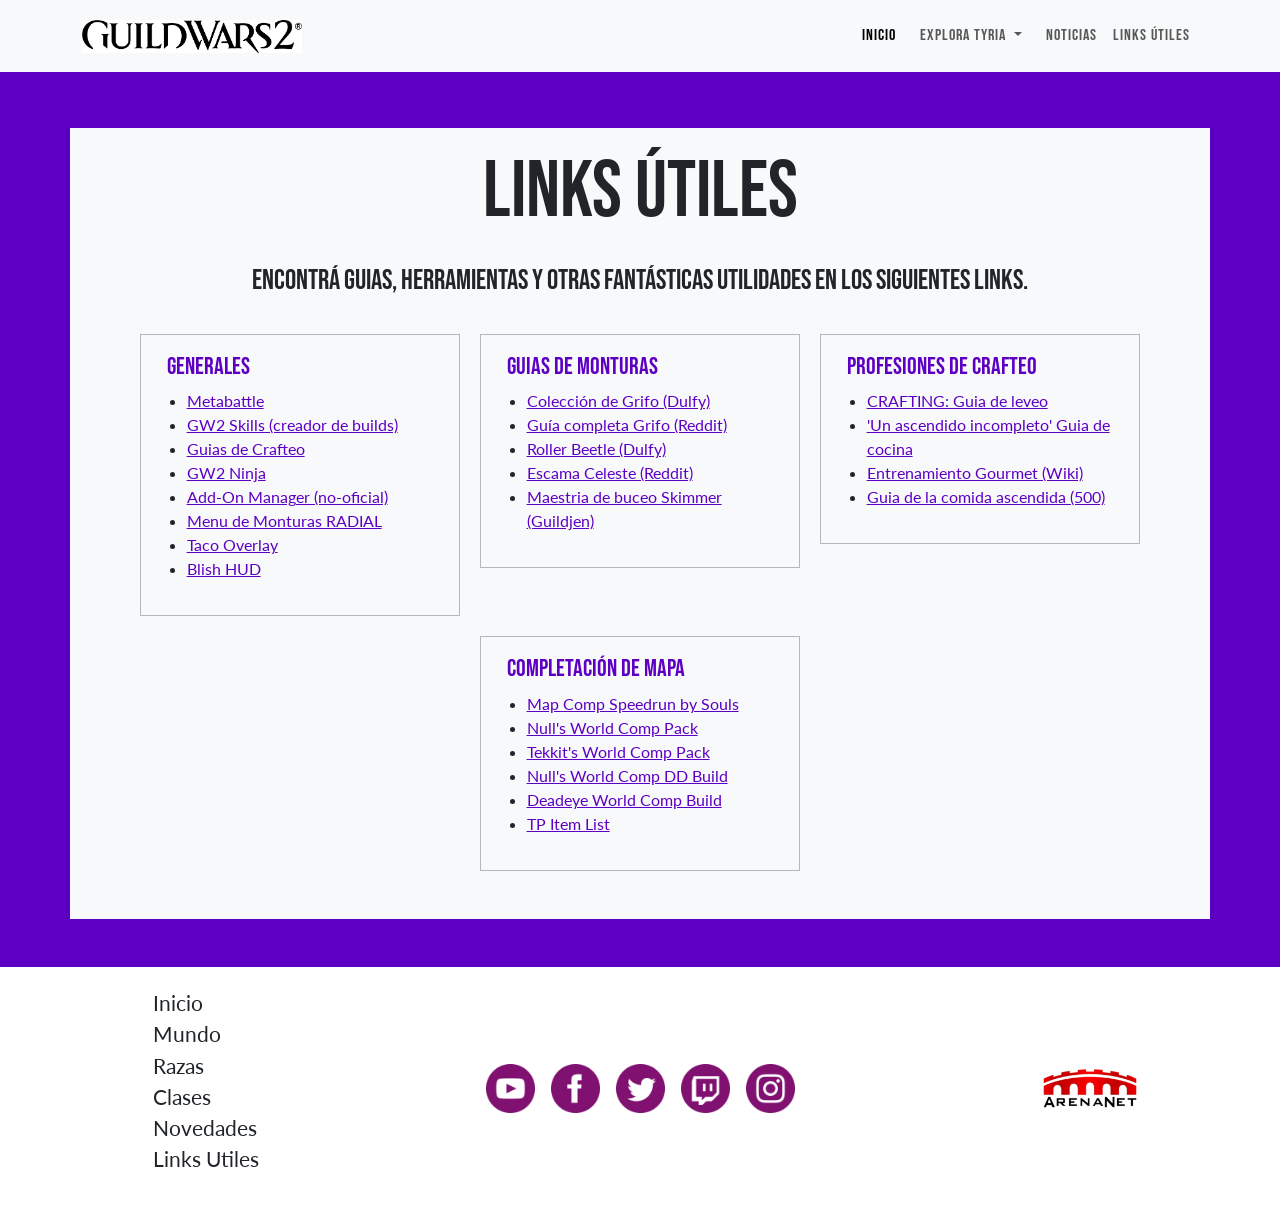
<file: pages/links-utiles.html>
<!DOCTYPE html>
<html lang="es">
<head>
    <meta charset="UTF-8">
    <meta http-equiv="X-UA-Compatible" content="IE=edge">
    <meta name="viewport" content="width=device-width, initial-scale=1.0">

    <!-- Boostrap + CSS -->
    <link href="https://cdn.jsdelivr.net/npm/bootstrap@5.1.3/dist/css/bootstrap.min.css" rel="stylesheet" integrity="sha384-1BmE4kWBq78iYhFldvKuhfTAU6auU8tT94WrHftjDbrCEXSU1oBoqyl2QvZ6jIW3" crossorigin="anonymous">
    <link rel="stylesheet" href="../css/main.css">

    <!-- FAVICON -->
    <link rel="icon" type="image/x-icon" href="../favicon.ico">

    <!-- Meta + Title -->
    <title>GW2 Fansite - Links Útiles</title>
    <meta name="title" content="Guild Wars 2 Fansite en Español - Links Últiles">
    <meta name="description" content="Colección de guias y contenido sobre Guild Wars 2">
    <meta name="keywords" content="guild wars, guild wars 2, guias, nuevos jugadores, principiantes, gw2, monturas, mapeo, mapas, profesiones, crafteo, add-ons">

</head>
<body>
    <header>
    <!-- navbar ------------------------------------------------------------->
        <nav class="navbar navbar-expand-md navbar-light bg-light fixed-top">
            <div class="container-md">
                <a href="../index.html" class="navbar-brand">
                    <img src="../img/GW2_Logotype.jpg" width="220" alt="Logo Guild Wars 2">
                </a>
                
                <button class="navbar-toggler" type="button" data-bs-toggle="collapse" data-bs-target="#navbarNavDropdown" aria-controls="navbarNavDropdown" aria-expanded="false" aria-label="Toggle navigation">
                    <span class="navbar-toggler-icon"></span>
                </button>

                <div class="collapse navbar-collapse" id="navbarNavDropdown">
                    <ul class="navbar-nav d-flex align-items-center ms-auto">
                        <li class="nav-item">
                            <a href="../index.html" class="nav-link active" aria-current="page">Inicio</a>
                        </li>
                        <li class="nav-link dropdown">
                            <a href="#" class="nav-link dropdown-toggle" id="navbarDropdownMenuLink" role="button" data-bs-toggle="dropdown" aria-expanded="false">
                                Explora Tyria
                            </a>
                            <ul class="dropdown-menu" aria-labelledby="navbarDropdownMenuLink">
                                <li><a href="./mundo.html" class="dropdown-item">Mundo</a></li>
                                <li><a href="./razas.html" class="dropdown-item">Razas</a></li>
                                <li><a href="./clases.html" class="dropdown-item">Clases</a></li>
                            </ul>
                        </li>
                        <li class="nav-item">
                            <a href="./noticias.html" class="nav-link">Noticias</a>
                        </li>
                        <li class="nav-item">
                            <a href="./links-utiles.html" class="nav-link">Links Útiles</a>
                        </li>
                    </ul>
                </div>
            </div>
        </nav>
    </header>
    <section class="container-md bg-light mx-auto">
    <!-- CONTENIDO PAGES  ------------------------------------------------------->
    <div class="mainLinks">
        <h1 class="text-center p-3">links útiles</h1>
        <h3 class="text-center">Encontrá guias, herramientas y otras fantásticas utilidades en los siguientes links.</h3>
        <section class="pb-5 wrapperCardLinks">
            <div class="cardLinks"> <!-- GENERALES ------------->
                <h4>Generales</h4>
                <ul>
                    <li><a href="https://metabattle.com/" target="_blank">Metabattle</a></li>
                    <li><a href="http://gw2skills.net/" target="_blank">GW2 Skills (creador de builds)</a></li>
                    <li><a href="https://gw2crafts.net/" target="_blank">Guias de Crafteo</a></li>
                    <li><a href="https://gw2.ninja/directory/websites" target="_blank">GW2 Ninja</a></li>
                    <li><a href="https://github.com/gw2-addon-loader/GW2-Addon-Manager" target="_blank">Add-On Manager (no-oficial)</a></li>
                    <li><a href="https://github.com/Friendly0Fire/GW2Radial" target="_blank">Menu de Monturas RADIAL</a></li>
                    <li><a href="http://www.gw2taco.com/" target="_blank">Taco Overlay</a></li>
                    <li><a href="https://blishhud.com/" target="_blank">Blish HUD</a></li>
                </ul>
            </div>
            <div class="cardLinks"> <!-- MONTURAS ---------->
                <h4>guias de monturas</h4>
                <ul>
                    <li><a href="http://dulfy.net/2017/09/24/gw2-griffon-mount-collections-guide/" target="_blank">Colección de Grifo (Dulfy)</a></li>
                    <li><a href="https://www.reddit.com/r/Guildwars2/comments/743i6i/gw2_pof_getting_the_griffon_mount_complete/" target="_blank">Guía completa Grifo (Reddit)</a></li>
                    <li><a href="http://dulfy.net/2018/06/27/gw2-roller-beetle-mount-unlock-and-collections-guide/" target="_blank">Roller Beetle (Dulfy)</a></li>
                    <li><a href="https://www.reddit.com/r/Guildwars2/comments/brs41g/complete_skyscale_unlock_guide/" target="_blank">Escama Celeste (Reddit)</a></li>
                    <li><a href="https://guildjen.com/2020/08/25/skimmer-mastery-collection-guide-finding-sibaha/" target="_blank">Maestria de buceo Skimmer (Guildjen)</a></li>
                </ul>
            </div>
            <div class="cardLinks"> <!-- PROFESIONES DE CRAFTEO ------------->
                <h4>profesiones de Crafteo</h4>
                <ul>
                    <li><a href="https://gw2crafts.net/" target="_blank">CRAFTING: Guia de leveo</a></li>
                    <li><a href="https://www.reddit.com/r/Guildwars2/comments/cw8v6y/an_incomplete_ascended_cooking_guide/" target="_blank">'Un ascendido incompleto' Guia de cocina</a></li>
                    <li><a href="https://wiki.guildwars2.com/wiki/Gourmet_Training" target="_blank">Entrenamiento Gourmet (Wiki)</a></li>
                    <li><a href="https://docs.google.com/document/d/13BcHxyuTvS2KNZpyqzPJrc5hgFqTmFot1cHs8CYToUI/edit" target="_blank">Guia de la comida ascendida (500)</a></li>
                </ul>
            </div>
            <div class="cardLinks"> <!-- RECURSOS COMP MAPA ------------->
                <h4>COMPLETACIÓN DE MAPA</h4>
                <ul>
                    <li><a href="https://www.youtube.com/watch_videos?video_ids=7ZmEMBZ2Rzk,-l211KSbWE8,TmLMVrqi9EU,4XTQ1GXsxFA,ENSVe_xDkkw" target="_blank">Map Comp Speedrun by Souls</a></li>
                    <li><a href="https://github.com/xrandox/TehsTrails" target="_blank">Null's World Comp Pack</a></li>
                    <li><a href="https://www.reddit.com/r/Guildwars2/comments/anc9zt/world_completion_mount_edition_with_taco_markers/" target="_blank">Tekkit's World Comp Pack</a></li>
                    <li><a href="http://gw2skills.net/editor/?PagAYVlRw2YZsLGJO0L7tTA-zRIYRU9jl0X2A-e" target="_blank">Null's World Comp DD Build</a></li>
                    <li><a href="https://youtu.be/yv5kfSkPlfA?t=1668" target="_blank">Deadeye World Comp Build</a></li>
                    <li><a href="https://github.com/xrandox/TehsTrails/wiki/List-of-Trading-Post-Heart-Items" target="_blank">TP Item List</a></li>
                </ul>
            </div>
        </section>
    </div>


    <!-- FIN CONTENIDO PAGES ----------------------------------------------------->
    </section>
    <footer>
        <div class="footerWrapper">
            <!-- FOOTER NAV -------------------------------- -->
            <div class="footerNav">
                <ul>
                    <li><a href="../index.html">Inicio</a></li>
                    <li><a href="./mundo.html">Mundo</a></li>
                    <li><a href="./razas.html">Razas</a></li>
                    <li><a href="./clases.html">Clases</a></li>
                    <li><a href="./novedades.html">Novedades</a></li>
                    <li><a href="./links-utiles.html">Links Utiles</a></li>
                </ul>
            </div>
            <!-- FOOTER SOCIALS ---------------------------- -->
            <div class="footerSocials">
                <div class="footerSocialsIcon"> <!-- youtube -->
                    <a href="https://www.youtube.com/   guildwars2" target="_blank">
                        <img src="../img/icons/youtube_icon.png" alt="Youtube Icon">
                    </a>
                </div>
                <div class="footerSocialsIcon"> <!-- facebook -->
                    <a href="https://www.facebook.com/GuildWars2" target="_blank">
                        <img src="../img/icons/facebook_icon.png" alt="Facebook">
                    </a>
                </div>
                <div class="footerSocialsIcon"> <!-- twitter -->
                    <a href="https://twitter.com/guildwars2_es" target="_blank">
                        <img src="../img/icons/twitter_icon.png" alt="Twitter Icon">
                    </a>
                </div>
                <div class="footerSocialsIcon"> <!-- twitch -->
                    <a href="https://www.twitch.tv/guildwars2" target="_blank">
                        <img src="../img/icons/twitch_icon.png" alt="Twitch Icon">
                    </a>
                </div>
                <div class="footerSocialsIcon"> <!-- instagram -->
                    <a href="https://www.instagram.com/guildwars2/" target="_blank">
                        <img src="../img/icons/instagram_icon.png" alt="Instagram Icon">
                    </a>
                </div>
            </div>
            <!-- FOOTER ANET ----------------------- -->
            <div class="footerAnet">
                <div class="footerAnetLogoWrap">
                    <a href="https://www.arena.net/es" target="_blank">
                        <img src="../img/anet_logo.png" alt="ArenaNet Logo">
                    </a>
                </div>
            </div>
        </div>
    </footer>


    <script src="https://cdn.jsdelivr.net/npm/bootstrap@5.1.3/dist/js/bootstrap.bundle.min.js" integrity="sha384-ka7Sk0Gln4gmtz2MlQnikT1wXgYsOg+OMhuP+IlRH9sENBO0LRn5q+8nbTov4+1p" crossorigin="anonymous"></script>
</body>
</html>
</file>
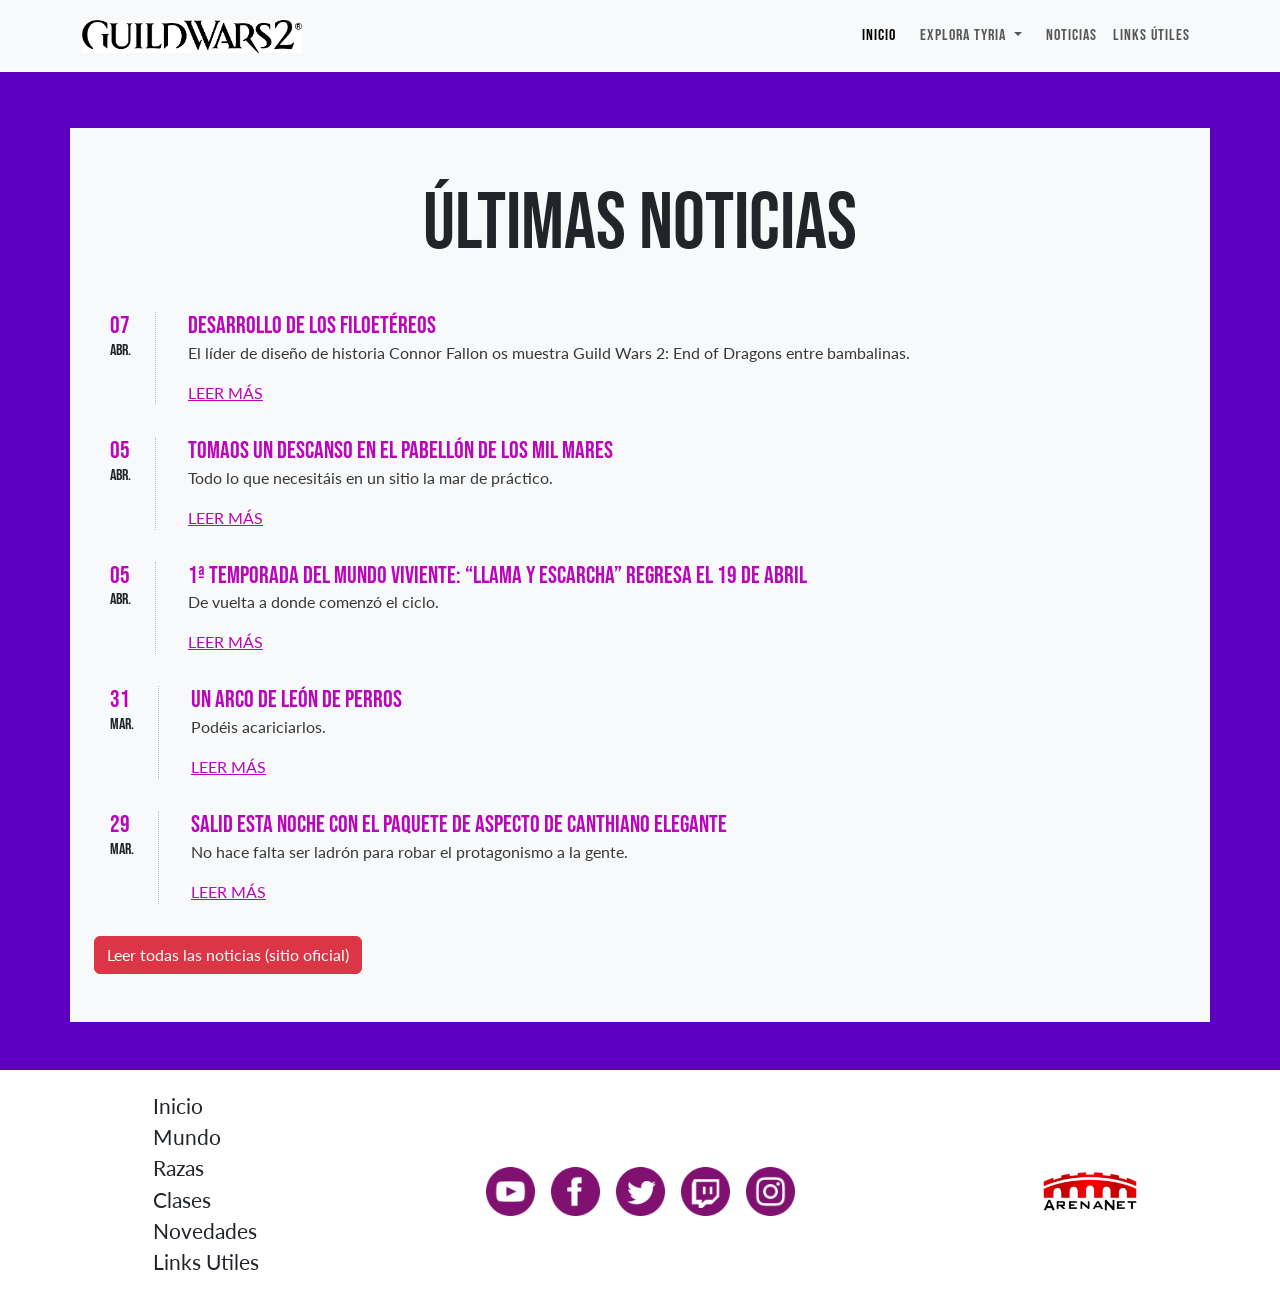
<file: pages/noticias.html>
<!DOCTYPE html>
<html lang="es">
<head>
    <meta charset="UTF-8">
    <meta http-equiv="X-UA-Compatible" content="IE=edge">
    <meta name="viewport" content="width=device-width, initial-scale=1.0">

    <!-- Boostrap + CSS -->
    <link href="https://cdn.jsdelivr.net/npm/bootstrap@5.1.3/dist/css/bootstrap.min.css" rel="stylesheet" integrity="sha384-1BmE4kWBq78iYhFldvKuhfTAU6auU8tT94WrHftjDbrCEXSU1oBoqyl2QvZ6jIW3" crossorigin="anonymous">
    <link rel="stylesheet" href="../css/main.css">

    <!-- FAVICON -->
    <link rel="icon" type="image/x-icon" href="../favicon.ico">

    <!-- Meta + Title -->
    <title>GW2 Fansite - Noticias</title>
    <meta name="title" content="Guild Wars 2 Fansite en Español - Noticias">
    <meta name="description" content="Las últimas novedades sobre Guild Wars 2 en español, directo de la página oficial!">
    <meta name="keywords" content="guild wars, guild wars 2, guias, nuevos jugadores, principiantes, gw2, noticias, novedades, oficial, ofertas">

</head>
<body>
    <header>
    <!-- navbar ------------------------------------------------------------->
        <nav class="navbar navbar-expand-md navbar-light bg-light fixed-top">
            <div class="container-md">
                <a href="../index.html" class="navbar-brand">
                    <img src="../img/GW2_Logotype.jpg" width="220" alt="Logo Guild Wars 2">
                </a>
                
                <button class="navbar-toggler" type="button" data-bs-toggle="collapse" data-bs-target="#navbarNavDropdown" aria-controls="navbarNavDropdown" aria-expanded="false" aria-label="Toggle navigation">
                    <span class="navbar-toggler-icon"></span>
                </button>

                <div class="collapse navbar-collapse" id="navbarNavDropdown">
                    <ul class="navbar-nav d-flex align-items-center ms-auto">
                        <li class="nav-item">
                            <a href="../index.html" class="nav-link active" aria-current="page">Inicio</a>
                        </li>
                        <li class="nav-link dropdown">
                            <a href="#" class="nav-link dropdown-toggle" id="navbarDropdownMenuLink" role="button" data-bs-toggle="dropdown" aria-expanded="false">
                                Explora Tyria
                            </a>
                            <ul class="dropdown-menu" aria-labelledby="navbarDropdownMenuLink">
                                <li><a href="./mundo.html" class="dropdown-item">Mundo</a></li>
                                <li><a href="./razas.html" class="dropdown-item">Razas</a></li>
                                <li><a href="./clases.html" class="dropdown-item">Clases</a></li>
                            </ul>
                        </li>
                        <li class="nav-item">
                            <a href="./noticias.html" class="nav-link">Noticias</a>
                        </li>
                        <li class="nav-item">
                            <a href="./links-utiles.html" class="nav-link">Links Útiles</a>
                        </li>
                    </ul>
                </div>
            </div>
        </nav>
    </header>
    <section class="container-md bg-light mx-auto">
    <!-- CONTENIDO PAGES  ------------------------------------------------------->
        <div class="wrapperNoticias">
            <h1 class="text-center pb-3">ÚLTIMAS NOTICIAS</h1>
            <div class="container-md">
                <div class="novedades"> <!-- filoetereos -->
                    <div class="novedadesFecha">
                        <h4>07</h4>
                        <h6>abr.</h6>
                    </div>
                    <div class="novedadesNoticia">
                        <h4>Desarrollo de los Filoetéreos</h4>
                        <p>El líder de diseño de historia Connor Fallon os muestra Guild Wars 2: End of Dragons entre bambalinas.</p>
                        <div class="masInfo"><a href="https://www.guildwars2.com/es/news/developing-the-aetherblades/" target="_blank">leer más</a></div>
                    </div>
                </div>
                <div class="novedades"> <!-- pabellon -->
                    <div class="novedadesFecha">
                        <h4>05</h4>
                        <h6>abr.</h6>
                    </div>
                    <div class="novedadesNoticia">
                        <h4>Tomaos un descanso en el Pabellón de los Mil Mares</h4>
                        <p>Todo lo que necesitáis en un sitio la mar de práctico.</p>
                        <div class="masInfo"><a href="https://www.guildwars2.com/es/news/take-a-break-at-the-thousand-seas-pavilion/" target="_blank">leer más</a></div>
                    </div>
                </div>
                <div class="novedades"> <!-- season 1 -->
                    <div class="novedadesFecha">
                        <h4>05</h4>
                        <h6>abr.</h6>
                    </div>
                    <div class="novedadesNoticia">
                        <h4>1ª temporada del mundo viviente: “Llama y escarcha” regresa el 19 de abril</h4>
                        <p>De vuelta a donde comenzó el ciclo.</p>
                        <div class="masInfo"><a href="https://www.guildwars2.com/es/news/living-world-season-1-flame-and-frost-returns-on-april-19/" target="_blank">leer más</a></div>
                    </div>
                </div>
                <div class="novedades"> <!--arco de leon perros -->
                    <div class="novedadesFecha">
                        <h4>31</h4>
                        <h6>mar.</h6>
                    </div>
                    <div class="novedadesNoticia">
                        <h4>Un Arco de León de perros</h4>
                        <p>Podéis acariciarlos.</p>
                        <div class="masInfo"><a href="https://www.guildwars2.com/es/news/lions-arch-has-gone-to-the-dogs/" target="_blank">leer más</a></div>
                    </div>
                </div>
                <div class="novedades">
                    <div class="novedadesFecha">
                        <h4>29</h4>
                        <h6>mar.</h6>
                    </div>
                    <div class="novedadesNoticia">
                        <h4>Salid esta noche con el paquete de aspecto de canthiano elegante</h4>
                        <p>No hace falta ser ladrón para robar el protagonismo a la gente.</p>
                        <div class="masInfo"><a href="https://www.guildwars2.com/es/news/step-out-tonight-with-the-elegant-canthan-appearance-package/" target="_blank">leer más</a></div>
                    </div>
                </div>
                <a href="https://www.guildwars2.com/es/news/" target="blank_" class="btn btn-danger mt-3" role="button">Leer todas las noticias (sitio oficial)</a> 
            </div>
        </div>

        

    <!-- FIN CONTENIDO PAGES ----------------------------------------------------->
    </section>
    <footer>
        <div class="footerWrapper">
            <!-- FOOTER NAV -------------------------------- -->
            <div class="footerNav">
                <ul>
                    <li><a href="../index.html">Inicio</a></li>
                    <li><a href="./mundo.html">Mundo</a></li>
                    <li><a href="./razas.html">Razas</a></li>
                    <li><a href="./clases.html">Clases</a></li>
                    <li><a href="./novedades.html">Novedades</a></li>
                    <li><a href="./links-utiles.html">Links Utiles</a></li>
                </ul>
            </div>
            <!-- FOOTER SOCIALS ---------------------------- -->
            <div class="footerSocials">
                <div class="footerSocialsIcon"> <!-- youtube -->
                    <a href="https://www.youtube.com/   guildwars2" target="_blank">
                        <img src="../img/icons/youtube_icon.png" alt="Youtube Icon">
                    </a>
                </div>
                <div class="footerSocialsIcon"> <!-- facebook -->
                    <a href="https://www.facebook.com/GuildWars2" target="_blank">
                        <img src="../img/icons/facebook_icon.png" alt="Facebook">
                    </a>
                </div>
                <div class="footerSocialsIcon"> <!-- twitter -->
                    <a href="https://twitter.com/guildwars2_es" target="_blank">
                        <img src="../img/icons/twitter_icon.png" alt="Twitter Icon">
                    </a>
                </div>
                <div class="footerSocialsIcon"> <!-- twitch -->
                    <a href="https://www.twitch.tv/guildwars2" target="_blank">
                        <img src="../img/icons/twitch_icon.png" alt="Twitch Icon">
                    </a>
                </div>
                <div class="footerSocialsIcon"> <!-- instagram -->
                    <a href="https://www.instagram.com/guildwars2/" target="_blank">
                        <img src="../img/icons/instagram_icon.png" alt="Instagram Icon">
                    </a>
                </div>
            </div>
            <!-- FOOTER ANET ----------------------- -->
            <div class="footerAnet">
                <div class="footerAnetLogoWrap">
                    <a href="https://www.arena.net/es" target="_blank">
                        <img src="../img/anet_logo.png" alt="ArenaNet Logo">
                    </a>
                </div>
            </div>
        </div>
    </footer>


    <script src="https://cdn.jsdelivr.net/npm/bootstrap@5.1.3/dist/js/bootstrap.bundle.min.js" integrity="sha384-ka7Sk0Gln4gmtz2MlQnikT1wXgYsOg+OMhuP+IlRH9sENBO0LRn5q+8nbTov4+1p" crossorigin="anonymous"></script>
</body>
</html>
</file>
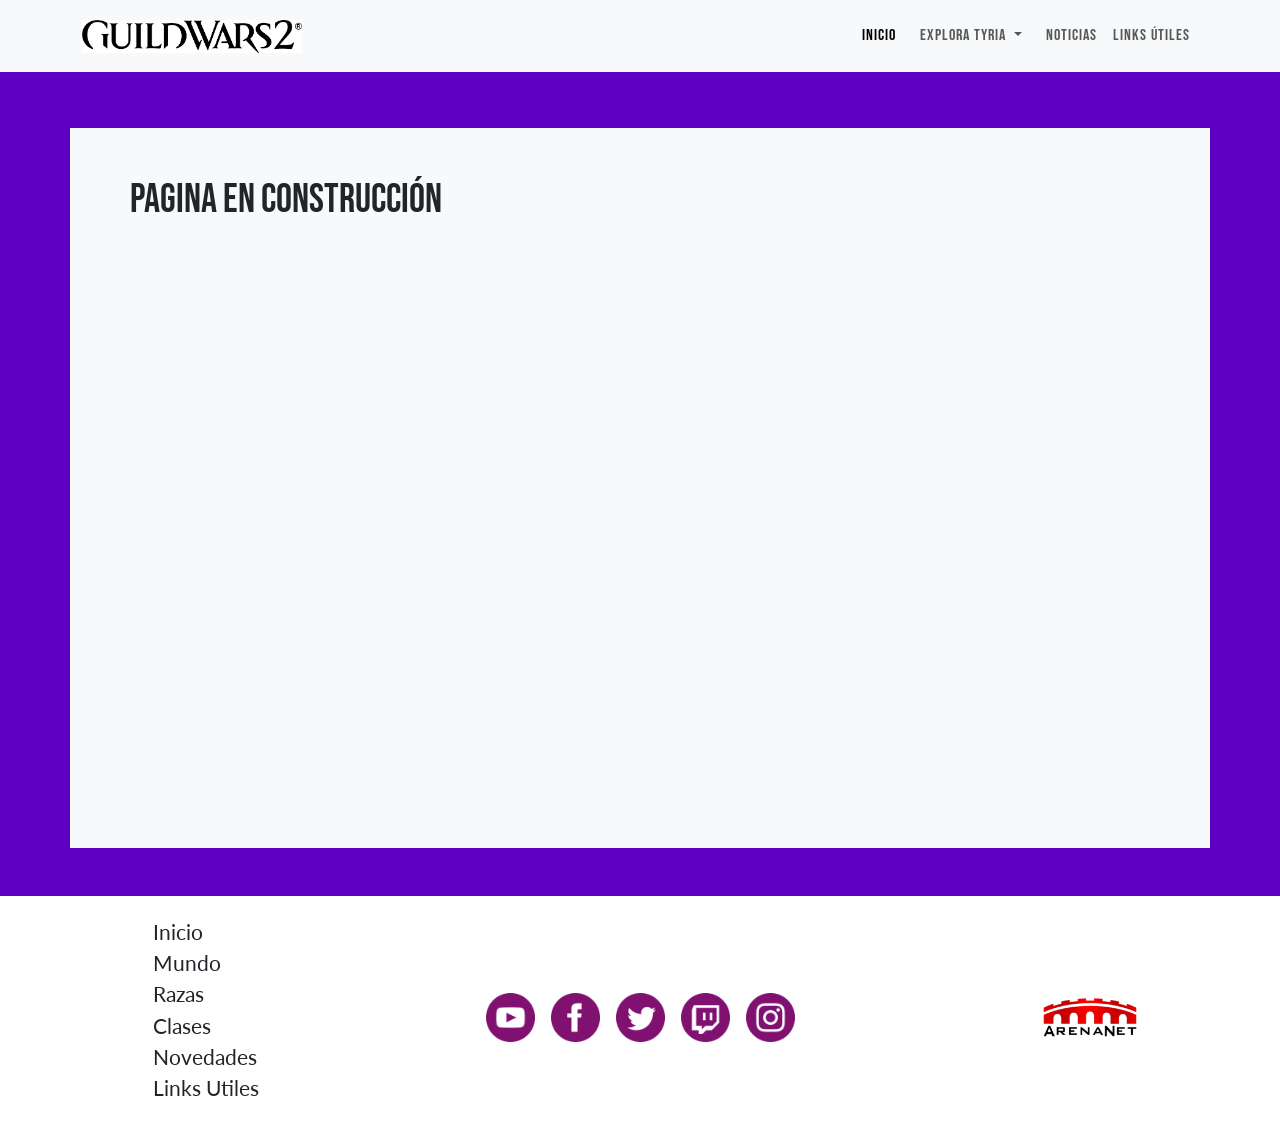
<file: pages/personajes.html>
<!DOCTYPE html>
<html lang="es">
<head>
    <meta charset="UTF-8">
    <meta http-equiv="X-UA-Compatible" content="IE=edge">
    <meta name="viewport" content="width=device-width, initial-scale=1.0">

    <!-- Boostrap + CSS -->
    <link href="https://cdn.jsdelivr.net/npm/bootstrap@5.1.3/dist/css/bootstrap.min.css" rel="stylesheet" integrity="sha384-1BmE4kWBq78iYhFldvKuhfTAU6auU8tT94WrHftjDbrCEXSU1oBoqyl2QvZ6jIW3" crossorigin="anonymous">
    <link rel="stylesheet" href="../css/main.css">

    <!-- FAVICON -->
    <link rel="icon" type="image/x-icon" href="../favicon.ico">

    <!-- Meta + Title -->
    <title>GW2 Fansite - Personajes</title>
    <meta name="title" content="Guild Wars 2 Fansite en Español - Personajes">
    <meta name="description" content="Toda la información sobre los personajes principales de Guild Wars 2 en español, ideal para nuevos jugadores">
    <meta name="keywords" content="guild wars, guild wars 2, guias, nuevos jugadores, principiantes, gw2, personajes, npc, historia">

</head>
<body>
    <header>
    <!-- navbar ------------------------------------------------------------->
        <nav class="navbar navbar-expand-md navbar-light bg-light fixed-top">
            <div class="container-md">
                <a href="../index.html" class="navbar-brand">
                    <img src="../img/GW2_Logotype.jpg" width="220" alt="Logo Guild Wars 2">
                </a>
                
                <button class="navbar-toggler" type="button" data-bs-toggle="collapse" data-bs-target="#navbarNavDropdown" aria-controls="navbarNavDropdown" aria-expanded="false" aria-label="Toggle navigation">
                    <span class="navbar-toggler-icon"></span>
                </button>

                <div class="collapse navbar-collapse" id="navbarNavDropdown">
                    <ul class="navbar-nav d-flex align-items-center ms-auto">
                        <li class="nav-item">
                            <a href="../index.html" class="nav-link active" aria-current="page">Inicio</a>
                        </li>
                        <li class="nav-link dropdown">
                            <a href="#" class="nav-link dropdown-toggle" id="navbarDropdownMenuLink" role="button" data-bs-toggle="dropdown" aria-expanded="false">
                                Explora Tyria
                            </a>
                            <ul class="dropdown-menu" aria-labelledby="navbarDropdownMenuLink">
                                <li><a href="./mundo.html" class="dropdown-item">Mundo</a></li>
                                <li><a href="./razas.html" class="dropdown-item">Razas</a></li>
                                <li><a href="./clases.html" class="dropdown-item">Clases</a></li>
                            </ul>
                        </li>
                        <li class="nav-item">
                            <a href="./noticias.html" class="nav-link">Noticias</a>
                        </li>
                        <li class="nav-item">
                            <a href="./links-utiles.html" class="nav-link">Links Útiles</a>
                        </li>
                    </ul>
                </div>
            </div>
        </nav>
    </header>
    <section class="container-md bg-light mx-auto">
    <!-- CONTENIDO PAGES  ------------------------------------------------------->
        <div class="mainPersonajes">
            <h1 class="p-5">PAGINA EN CONSTRUCCIÓN</h1>
        </div>
        

    <!-- FIN CONTENIDO PAGES ----------------------------------------------------->
    </section>
    <footer>
        <div class="footerWrapper">
            <!-- FOOTER NAV -------------------------------- -->
            <div class="footerNav">
                <ul>
                    <li><a href="../index.html">Inicio</a></li>
                    <li><a href="./mundo.html">Mundo</a></li>
                    <li><a href="./razas.html">Razas</a></li>
                    <li><a href="./clases.html">Clases</a></li>
                    <li><a href="./novedades.html">Novedades</a></li>
                    <li><a href="./links-utiles.html">Links Utiles</a></li>
                </ul>
            </div>
            <!-- FOOTER SOCIALS ---------------------------- -->
            <div class="footerSocials">
                <div class="footerSocialsIcon"> <!-- youtube -->
                    <a href="https://www.youtube.com/   guildwars2" target="_blank">
                        <img src="../img/icons/youtube_icon.png" alt="Youtube Icon">
                    </a>
                </div>
                <div class="footerSocialsIcon"> <!-- facebook -->
                    <a href="https://www.facebook.com/GuildWars2" target="_blank">
                        <img src="../img/icons/facebook_icon.png" alt="Facebook">
                    </a>
                </div>
                <div class="footerSocialsIcon"> <!-- twitter -->
                    <a href="https://twitter.com/guildwars2_es" target="_blank">
                        <img src="../img/icons/twitter_icon.png" alt="Twitter Icon">
                    </a>
                </div>
                <div class="footerSocialsIcon"> <!-- twitch -->
                    <a href="https://www.twitch.tv/guildwars2" target="_blank">
                        <img src="../img/icons/twitch_icon.png" alt="Twitch Icon">
                    </a>
                </div>
                <div class="footerSocialsIcon"> <!-- instagram -->
                    <a href="https://www.instagram.com/guildwars2/" target="_blank">
                        <img src="../img/icons/instagram_icon.png" alt="Instagram Icon">
                    </a>
                </div>
            </div>
            <!-- FOOTER ANET ----------------------- -->
            <div class="footerAnet">
                <div class="footerAnetLogoWrap">
                    <a href="https://www.arena.net/es" target="_blank">
                        <img src="../img/anet_logo.png" alt="ArenaNet Logo">
                    </a>
                </div>
            </div>
        </div>
    </footer>


    <script src="https://cdn.jsdelivr.net/npm/bootstrap@5.1.3/dist/js/bootstrap.bundle.min.js" integrity="sha384-ka7Sk0Gln4gmtz2MlQnikT1wXgYsOg+OMhuP+IlRH9sENBO0LRn5q+8nbTov4+1p" crossorigin="anonymous"></script>
</body>
</html>
</file>
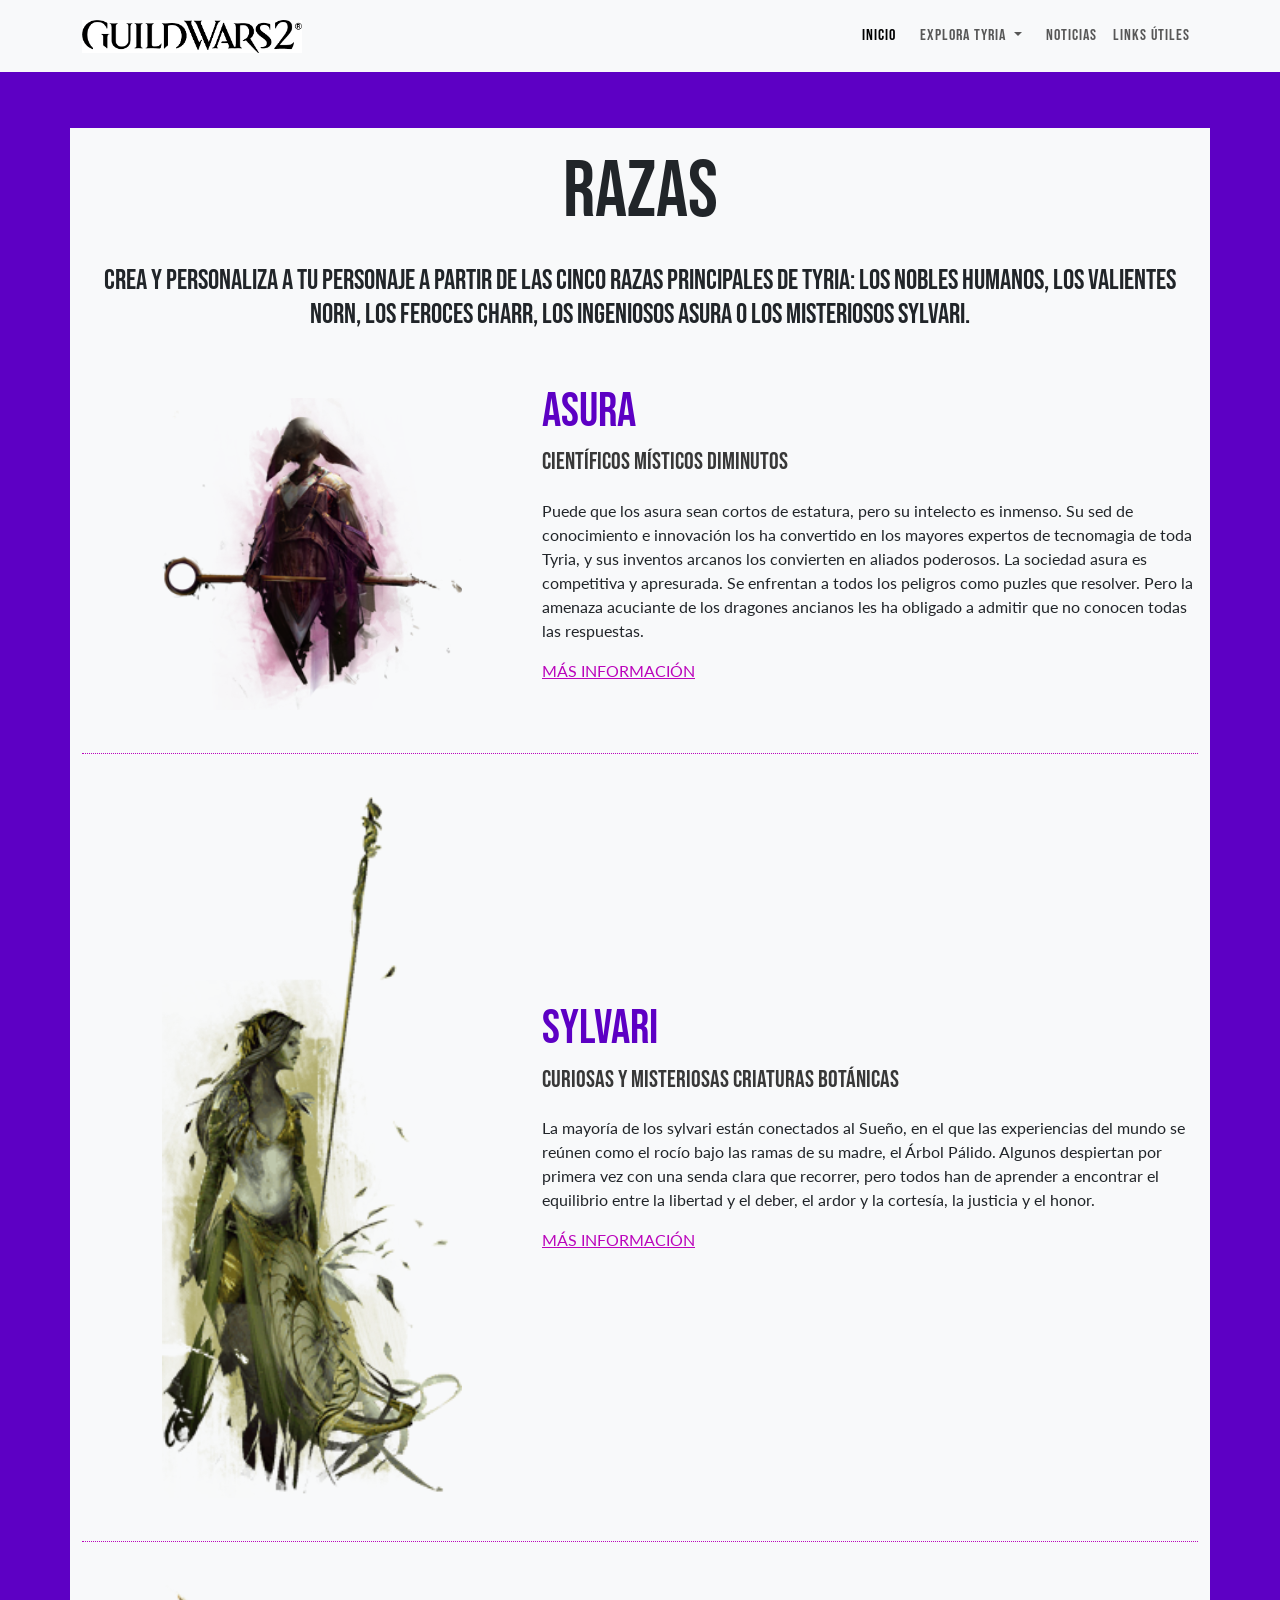
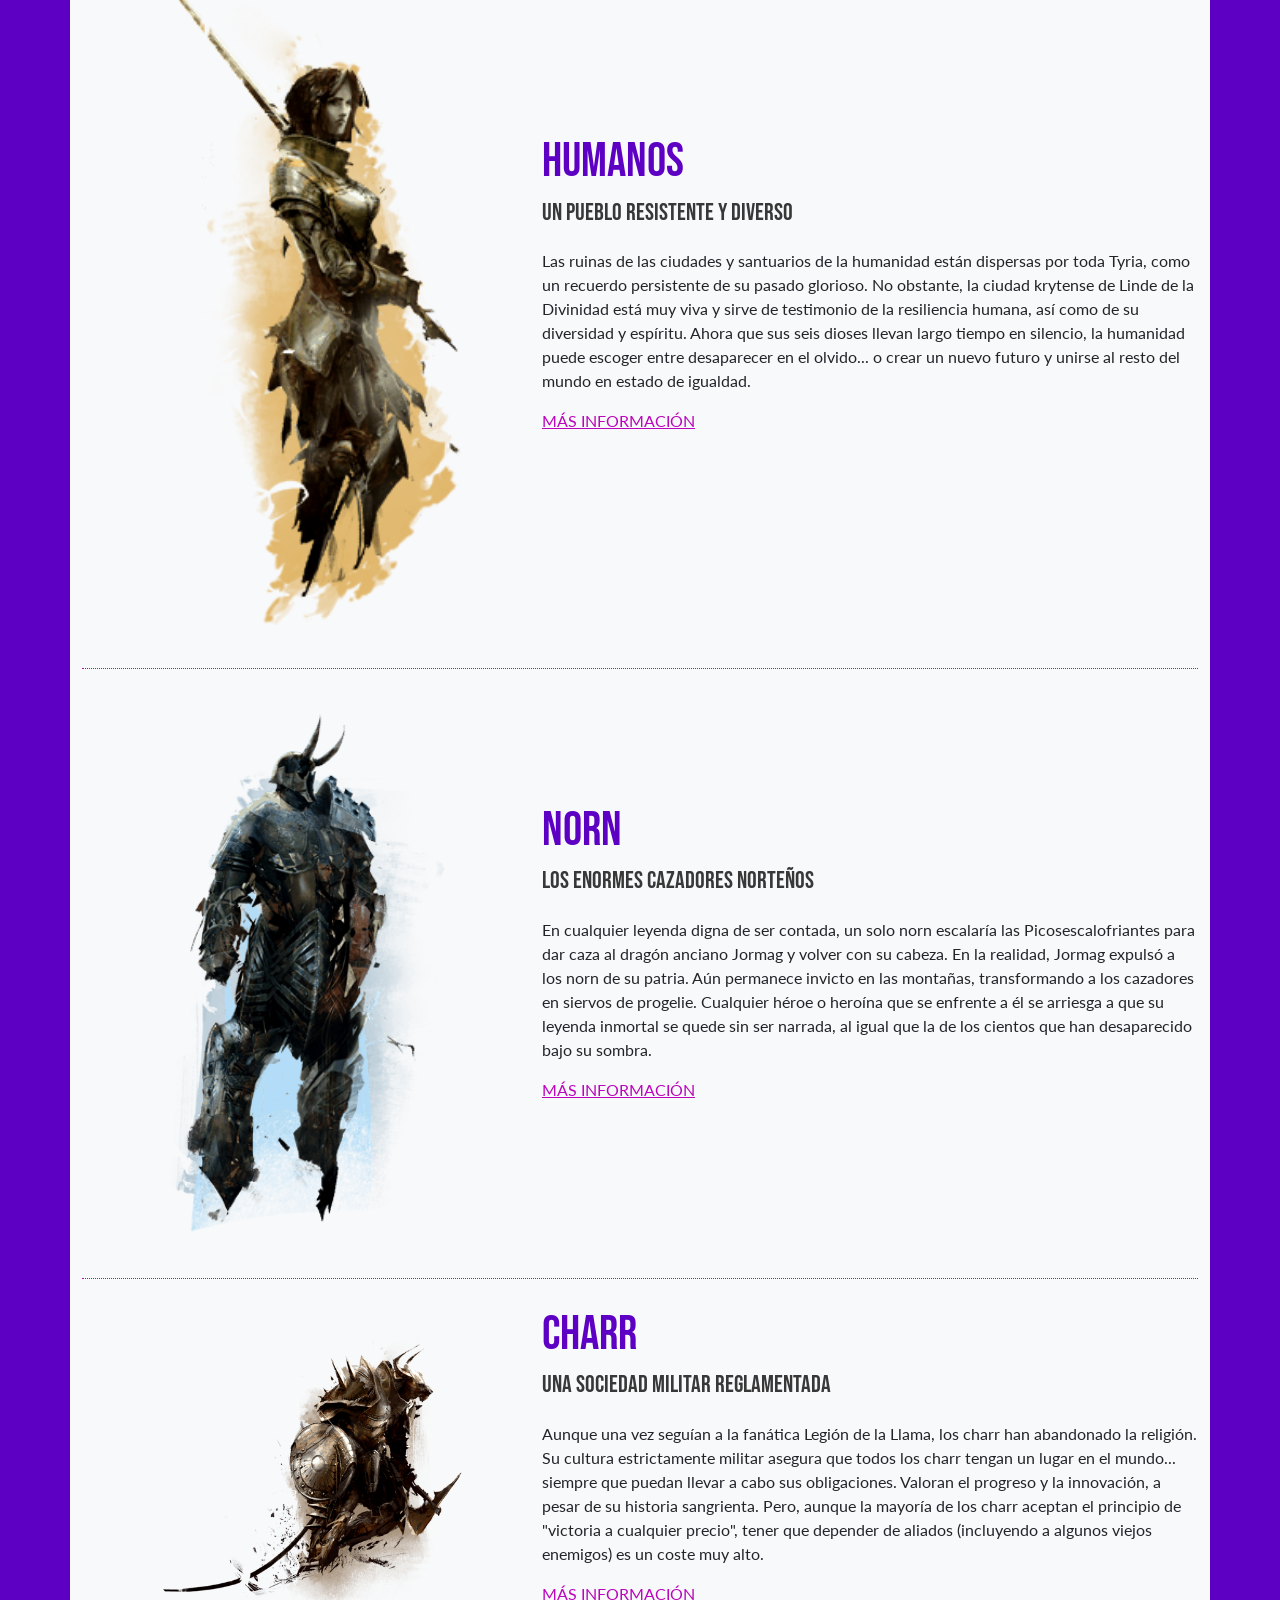
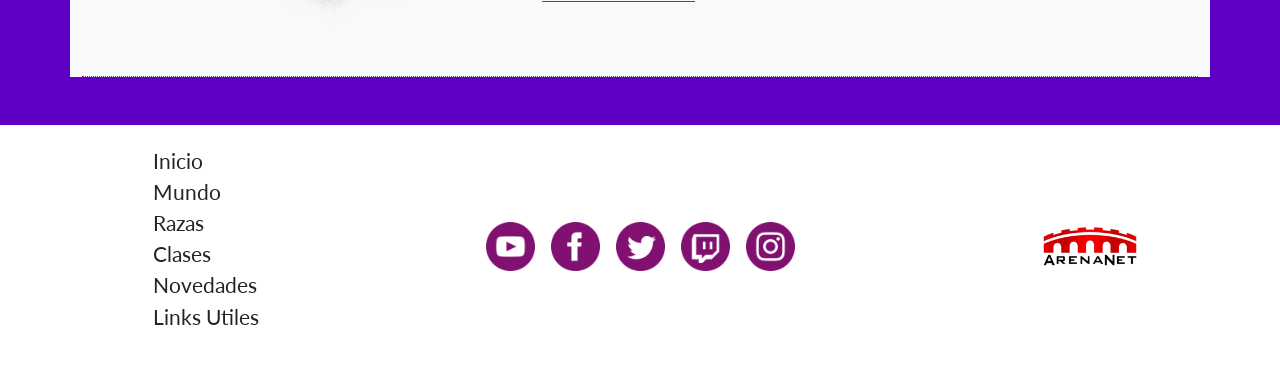
<file: pages/razas.html>
<!DOCTYPE html>
<html lang="es">
<head>
    <meta charset="UTF-8">
    <meta http-equiv="X-UA-Compatible" content="IE=edge">
    <meta name="viewport" content="width=device-width, initial-scale=1.0">

    <!-- Boostrap + CSS -->
    <link href="https://cdn.jsdelivr.net/npm/bootstrap@5.1.3/dist/css/bootstrap.min.css" rel="stylesheet" integrity="sha384-1BmE4kWBq78iYhFldvKuhfTAU6auU8tT94WrHftjDbrCEXSU1oBoqyl2QvZ6jIW3" crossorigin="anonymous">
    <link rel="stylesheet" href="../css/main.css">

    <!-- FAVICON -->
    <link rel="icon" type="image/x-icon" href="../favicon.ico">

    <!-- Meta + Title -->
    <title>GW2 Fansite - Razas</title>
    <meta name="title" content="Guild Wars 2 Fansite en Español - Razas">
    <meta name="description" content="Toda la información sobre las razas de Guild Wars 2 en español, ideal para nuevos jugadores">
    <meta name="keywords" content="guild wars, guild wars 2, guias, nuevos jugadores, principiantes, gw2, razas, asura, humanos, charr, sylvari, norn">

</head>
<body>
    <header>
    <!-- navbar ------------------------------------------------------------->
        <nav class="navbar navbar-expand-md navbar-light bg-light fixed-top">
            <div class="container-md">
                <a href="../index.html" class="navbar-brand">
                    <img src="../img/GW2_Logotype.jpg" width="220" alt="Logo Guild Wars 2">
                </a>
                
                <button class="navbar-toggler" type="button" data-bs-toggle="collapse" data-bs-target="#navbarNavDropdown" aria-controls="navbarNavDropdown" aria-expanded="false" aria-label="Toggle navigation">
                    <span class="navbar-toggler-icon"></span>
                </button>

                <div class="collapse navbar-collapse" id="navbarNavDropdown">
                    <ul class="navbar-nav d-flex align-items-center ms-auto">
                        <li class="nav-item">
                            <a href="../index.html" class="nav-link active" aria-current="page">Inicio</a>
                        </li>
                        <li class="nav-link dropdown">
                            <a href="#" class="nav-link dropdown-toggle" id="navbarDropdownMenuLink" role="button" data-bs-toggle="dropdown" aria-expanded="false">
                                Explora Tyria
                            </a>
                            <ul class="dropdown-menu" aria-labelledby="navbarDropdownMenuLink">
                                <li><a href="./mundo.html" class="dropdown-item">Mundo</a></li>
                                <li><a href="./razas.html" class="dropdown-item">Razas</a></li>
                                <li><a href="./clases.html" class="dropdown-item">Clases</a></li>
                            </ul>
                        </li>
                        <li class="nav-item">
                            <a href="./noticias.html" class="nav-link">Noticias</a>
                        </li>
                        <li class="nav-item">
                            <a href="./links-utiles.html" class="nav-link">Links Útiles</a>
                        </li>
                    </ul>
                </div>
            </div>
        </nav>
    </header>
    <section class="container-md bg-light mx-auto">
    <!-- CONTENIDO PAGES  ------------------------------------------------------->
        <div class="mainRazas">
            <h1 class="text-center py-3">razas</h1>
            <h3 class="text-center pb-3">Crea y personaliza a tu personaje a partir de las cinco razas principales de Tyria: los nobles humanos, los valientes norn, los feroces charr, los ingeniosos asura o los misteriosos sylvari.</h3>
            <section>
                <div class="razas razasAsura">
                    <div class="col_1">
                        <img src="../img/razas/asura.png" alt="Asura">
                    </div>
                    <div class="col_2">
                        <h4>asura</h4>
                        <h5>Científicos místicos diminutos</h5>
                        <p>Puede que los asura sean cortos de estatura, pero su intelecto es inmenso. Su sed de conocimiento e innovación los ha convertido en los mayores expertos de tecnomagia de toda Tyria, y sus inventos arcanos los convierten en aliados poderosos. La sociedad asura es competitiva y apresurada. Se enfrentan a todos los peligros como puzles que resolver. Pero la amenaza acuciante de los dragones ancianos les ha obligado a admitir que no conocen todas las respuestas.</p>
                        <p class="masInfo">
                            <a href="https://www.guildwars2.com/es/the-game/races/asura/" target="_blank">más información</a>
                        </p>
                    </div>
                </div>
                <div class="razas razasSylvari">
                    <div class="col_1">
                        <img src="../img/razas/sylvari.png" alt="Sylvari">
                    </div>
                    <div class="col_2">
                        <h4>sylvari</h4>
                        <h5>Curiosas y misteriosas criaturas botánicas</h5>
                        <p>La mayoría de los sylvari están conectados al Sueño, en el que las experiencias del mundo se reúnen como el rocío bajo las ramas de su madre, el Árbol Pálido. Algunos despiertan por primera vez con una senda clara que recorrer, pero todos han de aprender a encontrar el equilibrio entre la libertad y el deber, el ardor y la cortesía, la justicia y el honor.</p>
                        <p class="masInfo">
                            <a href="https://www.guildwars2.com/es/the-game/races/sylvari/" target="_blank">más información</a>
                        </p>
                    </div>
                </div>
                <div class="razas razasHumano">
                    <div class="col_1">
                        <img src="../img/razas/human.png" alt="Humanos">
                    </div>
                    <div class="col_2">
                        <h4>Humanos</h4>
                        <h5>Un pueblo resistente y diverso</h5>
                        <p>Las ruinas de las ciudades y santuarios de la humanidad están dispersas por toda Tyria, como un recuerdo persistente de su pasado glorioso. No obstante, la ciudad krytense de Linde de la Divinidad está muy viva y sirve de testimonio de la resiliencia humana, así como de su diversidad y espíritu. Ahora que sus seis dioses llevan largo tiempo en silencio, la humanidad puede escoger entre desaparecer en el olvido... o crear un nuevo futuro y unirse al resto del mundo en estado de igualdad.</p>
                        <p class="masInfo">
                            <a href="https://www.guildwars2.com/es/the-game/races/human/" target="_blank">más información</a>
                        </p>
                    </div>
                </div>
                <div class="razas razasNorn">
                    <div class="col_1">
                        <img src="../img/razas/norn.png" alt="Norn">
                    </div>
                    <div class="col_2">
                        <h4>norn</h4>
                        <h5>Los enormes cazadores norteños</h5>
                        <p>En cualquier leyenda digna de ser contada, un solo norn escalaría las Picosescalofriantes para dar caza al dragón anciano Jormag y volver con su cabeza. En la realidad, Jormag expulsó a los norn de su patria. Aún permanece invicto en las montañas, transformando a los cazadores en siervos de progelie. Cualquier héroe o heroína que se enfrente a él se arriesga a que su leyenda inmortal se quede sin ser narrada, al igual que la de los cientos que han desaparecido bajo su sombra.</p>
                        <p class="masInfo">
                            <a href="https://www.guildwars2.com/es/the-game/races/norn/" target="_blank">más información</a>
                        </p>
                    </div>
                </div>
                <div class="razas razasCharr">
                    <div class="col_1">
                        <img src="../img/razas/charr.png" alt="Charr">
                    </div>
                    <div class="col_2">
                        <h4>charr</h4>
                        <h5>Una sociedad militar reglamentada</h5>
                        <p>Aunque una vez seguían a la fanática Legión de la Llama, los charr han abandonado la religión. Su cultura estrictamente militar asegura que todos los charr tengan un lugar en el mundo... siempre que puedan llevar a cabo sus obligaciones. Valoran el progreso y la innovación, a pesar de su historia sangrienta. Pero, aunque la mayoría de los charr aceptan el principio de "victoria a cualquier precio", tener que depender de aliados (incluyendo a algunos viejos enemigos) es un coste muy alto.</p>
                        <p class="masInfo">
                            <a href="https://www.guildwars2.com/es/the-game/races/charr/" target="_blank">más información</a>
                        </p>
                    </div>
                </div>
            </section>
        </div>


    <!-- FIN CONTENIDO PAGES ----------------------------------------------------->
    </section>
    <footer>
        <div class="footerWrapper">
            <!-- FOOTER NAV -------------------------------- -->
            <div class="footerNav">
                <ul>
                    <li><a href="../index.html">Inicio</a></li>
                    <li><a href="./mundo.html">Mundo</a></li>
                    <li><a href="./razas.html">Razas</a></li>
                    <li><a href="./clases.html">Clases</a></li>
                    <li><a href="./novedades.html">Novedades</a></li>
                    <li><a href="./links-utiles.html">Links Utiles</a></li>
                </ul>
            </div>
            <!-- FOOTER SOCIALS ---------------------------- -->
            <div class="footerSocials">
                <div class="footerSocialsIcon"> <!-- youtube -->
                    <a href="https://www.youtube.com/   guildwars2" target="_blank">
                        <img src="../img/icons/youtube_icon.png" alt="Youtube Icon">
                    </a>
                </div>
                <div class="footerSocialsIcon"> <!-- facebook -->
                    <a href="https://www.facebook.com/GuildWars2" target="_blank">
                        <img src="../img/icons/facebook_icon.png" alt="Facebook">
                    </a>
                </div>
                <div class="footerSocialsIcon"> <!-- twitter -->
                    <a href="https://twitter.com/guildwars2_es" target="_blank">
                        <img src="../img/icons/twitter_icon.png" alt="Twitter Icon">
                    </a>
                </div>
                <div class="footerSocialsIcon"> <!-- twitch -->
                    <a href="https://www.twitch.tv/guildwars2" target="_blank">
                        <img src="../img/icons/twitch_icon.png" alt="Twitch Icon">
                    </a>
                </div>
                <div class="footerSocialsIcon"> <!-- instagram -->
                    <a href="https://www.instagram.com/guildwars2/" target="_blank">
                        <img src="../img/icons/instagram_icon.png" alt="Instagram Icon">
                    </a>
                </div>
            </div>
            <!-- FOOTER ANET ----------------------- -->
            <div class="footerAnet">
                <div class="footerAnetLogoWrap">
                    <a href="https://www.arena.net/es" target="_blank">
                        <img src="../img/anet_logo.png" alt="ArenaNet Logo">
                    </a>
                </div>
            </div>
        </div>
    </footer>


    <script src="https://cdn.jsdelivr.net/npm/bootstrap@5.1.3/dist/js/bootstrap.bundle.min.js" integrity="sha384-ka7Sk0Gln4gmtz2MlQnikT1wXgYsOg+OMhuP+IlRH9sENBO0LRn5q+8nbTov4+1p" crossorigin="anonymous"></script>
</body>
</html>
</file>
<file: css/main.css>
@import url("https://fonts.googleapis.com/css2?family=Bebas+Neue&family=Lato:ital,wght@0,100;0,300;0,400;0,700;0,900;1,100;1,300;1,400;1,700;1,900&display=swap");
body {
  background-color: #5D00C4;
  font-family: "Lato", sans-serif !important;
}

h1,
h2,
h3,
h4,
h5,
h6 {
  font-family: "Bebas Neue", cursive !important;
}

.mainIndex h1 {
  font-size: 5em;
}

h2 {
  font-size: 3.5em;
}

* .masInfo a {
  color: #BA05BB !important;
  text-transform: uppercase;
}

* .masInfo a:hover {
  -webkit-text-decoration: underline wavy;
          text-decoration: underline wavy;
}

.nav-item a {
  font-family: "Bebas Neue", cursive !important;
  letter-spacing: 1px;
}

.dropdown a {
  font-family: "Bebas Neue", cursive !important;
  letter-spacing: 1px;
}

footer {
  background-color: #fff;
}

footer .footerWrapper {
  width: 100%;
  max-width: 1200px;
  margin: 0 auto;
  padding: 20px 0;
  display: -webkit-box;
  display: -ms-flexbox;
  display: flex;
  -webkit-box-orient: vertical;
  -webkit-box-direction: normal;
      -ms-flex-flow: column nowrap;
          flex-flow: column nowrap;
  -webkit-box-pack: center;
      -ms-flex-pack: center;
          justify-content: center;
}

footer .footerWrapper .footerNav,
footer .footerWrapper .footerSocials,
footer .footerWrapper .footerAnet {
  width: 100%;
  min-height: 18vh;
}

footer .footerWrapper .footerNav {
  display: -webkit-box;
  display: -ms-flexbox;
  display: flex;
  -webkit-box-pack: center;
      -ms-flex-pack: center;
          justify-content: center;
  -webkit-box-align: center;
      -ms-flex-align: center;
          align-items: center;
  -webkit-box-flex: 1;
      -ms-flex: 1;
          flex: 1;
  position: absolute;
  right: 0;
  visibility: hidden;
}

footer .footerWrapper .footerNav ul li {
  font-size: 1.3rem;
  list-style-type: none;
}

footer .footerWrapper .footerNav ul li:hover {
  font-size: 1.4rem;
  color: #BA05BB;
}

footer .footerWrapper .footerNav ul li a {
  color: inherit;
  text-decoration: none;
}

footer .footerWrapper .footerSocials {
  border-bottom: 1px dotted #0000005c;
  display: -webkit-box;
  display: -ms-flexbox;
  display: flex;
  -webkit-box-orient: horizontal;
  -webkit-box-direction: normal;
      -ms-flex-flow: row wrap;
          flex-flow: row wrap;
  -webkit-box-pack: center;
      -ms-flex-pack: center;
          justify-content: center;
  -webkit-box-align: center;
      -ms-flex-align: center;
          align-items: center;
  -webkit-box-flex: 2;
      -ms-flex: 2;
          flex: 2;
}

footer .footerWrapper .footerSocialsIcon {
  width: 65px;
  padding: 8px;
  border-radius: 50%;
}

footer .footerWrapper .footerSocialsIcon img {
  width: 100%;
}

footer .footerWrapper .footerSocialsIcon:hover {
  width: 70px;
}

footer .footerWrapper .footerAnet {
  display: -webkit-box;
  display: -ms-flexbox;
  display: flex;
  -webkit-box-pack: center;
      -ms-flex-pack: center;
          justify-content: center;
  -webkit-box-align: center;
      -ms-flex-align: center;
          align-items: center;
  -webkit-box-flex: 1;
      -ms-flex: 1;
          flex: 1;
}

footer .footerWrapper .footerAnetLogoWrap {
  width: -webkit-min-content;
  width: -moz-min-content;
  width: min-content;
}

.h-50vh {
  height: 50vh;
}

.max-vh-90 {
  max-height: 90vh;
}

.pos-rel-y {
  bottom: 3rem;
}

.carousel_caption {
  background-color: #5D00C4;
  padding: 5px;
  margin-bottom: 2em;
}

.carousel_caption h5 {
  font-size: 2em;
}

.carousel_caption p {
  font-size: larger;
  margin-bottom: 0;
}

.wrapper_explora {
  background-image: url(../img/Concept07.jpg);
  background-position: center;
  background-color: #5D00C4;
  background-attachment: fixed;
  background-size: cover;
  background-blend-mode: multiply;
}

.card_explora {
  width: 220px;
  height: 330px;
  border: 10px solid #5D00C4;
  display: -webkit-box;
  display: -ms-flexbox;
  display: flex;
  -webkit-box-orient: vertical;
  -webkit-box-direction: normal;
      -ms-flex-flow: column;
          flex-flow: column;
  -webkit-box-pack: justify;
      -ms-flex-pack: justify;
          justify-content: space-between;
  background-color: #5D00C4;
  background-size: cover;
  background-position: center;
  -webkit-transition: all .2s ease-in-out;
  transition: all .2s ease-in-out;
}

.card_explora p {
  background-color: #5D00C4;
  position: relative;
  bottom: -16px;
  opacity: 0;
  -webkit-transition: opacity .2s ease-in-out;
  transition: opacity .2s ease-in-out;
}

.card_explora a {
  color: inherit;
}

.card_1 {
  background-image: url("../img/Concept07.jpg");
}

.card_2 {
  background-image: url("../img/caithe.jpg");
}

.card_3 {
  background-image: url("../img/LegendaryMed.jpg");
}

.card_4 {
  background-image: url("../img/LegendaryLight.jpg");
}

.card_5 {
  background-image: url("../img/boss_1.jpg");
}

.card_3 {
  background-position-x: 450px;
}

.card_4 {
  background-position-x: 350px;
}

.novedades {
  display: -webkit-box;
  display: -ms-flexbox;
  display: flex;
  padding: 1em;
  gap: 1.5em;
  -webkit-transition: all .5s ease-in;
  transition: all .5s ease-in;
}

.novedades h4 {
  color: #BA05BB;
  margin-bottom: 0;
}

.novedades p {
  color: #383838;
}

.novedades:hover {
  background-color: #eaeaea;
}

.novedadesNoticia {
  border-left: 1px dotted #B7B7B7;
  padding-left: 2em;
}

.wrapperReviews {
  background-image: url(../img/Concept07.jpg);
  background-position: center;
  background-color: #B7B7B7;
  background-attachment: fixed;
  background-size: cover;
  background-blend-mode: multiply;
}

.wrapperReviews h2 {
  border-bottom: 5px solid #BA05BB;
  text-align: center;
  color: #fff;
}

.wrapperReviews h4 {
  padding: 2vh 0;
  text-align: center;
  color: #B7B7B7;
}

.wrapperReviews .col_1 {
  display: -webkit-box;
  display: -ms-flexbox;
  display: flex;
  -webkit-box-orient: vertical;
  -webkit-box-direction: normal;
      -ms-flex-flow: column nowrap;
          flex-flow: column nowrap;
  -webkit-box-pack: center;
      -ms-flex-pack: center;
          justify-content: center;
  -ms-flex-line-pack: center;
      align-content: center;
}

.wrapperReviews .col_2 {
  width: 100%;
  min-height: 46vh;
  display: -webkit-box;
  display: -ms-flexbox;
  display: flex;
  -webkit-box-orient: horizontal;
  -webkit-box-direction: normal;
      -ms-flex-flow: row wrap;
          flex-flow: row wrap;
  -webkit-box-pack: space-evenly;
      -ms-flex-pack: space-evenly;
          justify-content: space-evenly;
  -webkit-box-align: center;
      -ms-flex-align: center;
          align-items: center;
}

.wrapperReviews .col_2 .rev {
  display: -webkit-box;
  display: -ms-flexbox;
  display: flex;
  -webkit-box-orient: vertical;
  -webkit-box-direction: normal;
      -ms-flex-flow: column nowrap;
          flex-flow: column nowrap;
  -ms-flex-pack: distribute;
      justify-content: space-around;
  -ms-flex-line-pack: distribute;
      align-content: space-around;
  -webkit-box-align: center;
      -ms-flex-align: center;
          align-items: center;
  gap: 20px;
  width: 205px;
  height: 285px;
  text-align: center;
  margin-bottom: 30px;
}

.wrapperReviews .col_2 .rev .img_cont {
  width: 150px;
  height: 150px;
  background-color: white;
  border: 4px solid white;
  border-radius: 50%;
  display: -webkit-box;
  display: -ms-flexbox;
  display: flex;
  -webkit-box-pack: center;
      -ms-flex-pack: center;
          justify-content: center;
  -webkit-box-align: center;
      -ms-flex-align: center;
          align-items: center;
}

.wrapperReviews .col_2 .rev .img_cont:hover {
  -webkit-box-shadow: inset 0px 0px 15px 5px #57004bcb;
          box-shadow: inset 0px 0px 15px 5px #57004bcb;
}

.quote_,
.number {
  color: #fff;
}

.quote_ {
  font-style: italic;
}

.number {
  font-size: 30px;
}

.mainRazas, .mainClases, .wrapperNoticias, .mainLinks, .mainMundo, .mainJefes, .mainPersonajes {
  margin: 8em 0 3em 0;
}

.mainRazas h1 {
  font-size: 5em;
}

.mainRazas .razas {
  display: -webkit-box;
  display: -ms-flexbox;
  display: flex;
  -webkit-box-orient: vertical;
  -webkit-box-direction: normal;
      -ms-flex-flow: column nowrap;
          flex-flow: column nowrap;
  -webkit-box-pack: center;
      -ms-flex-pack: center;
          justify-content: center;
  -webkit-box-align: center;
      -ms-flex-align: center;
          align-items: center;
  padding: 3vh 0;
  border-bottom: 1px dotted #BA05BB;
}

.mainRazas .razas .col_2 {
  display: -webkit-box;
  display: -ms-flexbox;
  display: flex;
  -webkit-box-orient: vertical;
  -webkit-box-direction: normal;
      -ms-flex-flow: column nowrap;
          flex-flow: column nowrap;
  -webkit-box-pack: center;
      -ms-flex-pack: center;
          justify-content: center;
  -webkit-box-align: center;
      -ms-flex-align: center;
          align-items: center;
  padding-bottom: 3vh;
}

.mainRazas .razas h4 {
  font-size: 3rem;
  color: #5D00C4;
}

.mainRazas .razas h5 {
  font-size: 1.5rem;
  color: #383838;
  padding-bottom: 1.5vh;
}

.mainRazas .razas .col_1 {
  min-width: 300px;
  margin: 1em 5em;
}

.mainRazas .razas .col_1 img {
  width: 100%;
  max-width: 350px;
}

.mainClases h1 {
  font-size: 5em;
}

.mainClases .profWrapper {
  display: -ms-grid;
  display: grid;
      grid-template-areas: 'hipnotizador hipnotizador' 'guardian guardian' 'nigromante nigromante' 'guardabosques guardabosques' 'elementalista elementalista' 'guerrero guerrero' 'ladron ladron' 'ingeniero ingeniero' 'retornado retornado';
  -ms-grid-columns: (1fr)[2];
      grid-template-columns: repeat(2, 1fr);
  -ms-grid-rows: (auto)[9];
      grid-template-rows: repeat(9, auto);
  gap: 20px;
}

.mainClases .profWrapper .profHipnotizador {
  -ms-grid-row: 1;
  -ms-grid-column: 1;
  -ms-grid-column-span: 2;
  grid-area: hipnotizador;
}

.mainClases .profWrapper .profGuardian {
  -ms-grid-row: 2;
  -ms-grid-column: 1;
  -ms-grid-column-span: 2;
  grid-area: guardian;
}

.mainClases .profWrapper .profNigromante {
  -ms-grid-row: 3;
  -ms-grid-column: 1;
  -ms-grid-column-span: 2;
  grid-area: nigromante;
}

.mainClases .profWrapper .profGuardabosques {
  -ms-grid-row: 4;
  -ms-grid-column: 1;
  -ms-grid-column-span: 2;
  grid-area: guardabosques;
}

.mainClases .profWrapper .profElementalista {
  -ms-grid-row: 5;
  -ms-grid-column: 1;
  -ms-grid-column-span: 2;
  grid-area: elementalista;
}

.mainClases .profWrapper .profGuerrero {
  -ms-grid-row: 6;
  -ms-grid-column: 1;
  -ms-grid-column-span: 2;
  grid-area: guerrero;
}

.mainClases .profWrapper .profLadron {
  -ms-grid-row: 7;
  -ms-grid-column: 1;
  -ms-grid-column-span: 2;
  grid-area: ladron;
}

.mainClases .profWrapper .profIngeniero {
  -ms-grid-row: 8;
  -ms-grid-column: 1;
  -ms-grid-column-span: 2;
  grid-area: ingeniero;
}

.mainClases .profWrapper .profRetornado {
  -ms-grid-row: 9;
  -ms-grid-column: 1;
  -ms-grid-column-span: 2;
  grid-area: retornado;
}

.mainClases .profWrapper .prof {
  padding: 5vh 0;
  border-bottom: 1px dotted #BA05BB;
}

.mainClases .profWrapper .prof h4 {
  color: #5D00C4;
  text-align: center;
  font-size: 2em;
}

.mainClases .profWrapper .prof .col_1 {
  display: -webkit-box;
  display: -ms-flexbox;
  display: flex;
  -webkit-box-pack: center;
      -ms-flex-pack: center;
          justify-content: center;
}

.wrapperNoticias {
  padding: 3em 0;
}

.wrapperNoticias h1 {
  font-size: 5em;
}

.mainLinks h1 {
  font-size: 5em;
}

.mainLinks .wrapperCardLinks {
  display: -webkit-box;
  display: -ms-flexbox;
  display: flex;
  -webkit-box-orient: horizontal;
  -webkit-box-direction: normal;
      -ms-flex-flow: row wrap;
          flex-flow: row wrap;
  -webkit-box-pack: center;
      -ms-flex-pack: center;
          justify-content: center;
  -webkit-box-align: start;
      -ms-flex-align: start;
          align-items: flex-start;
  margin-top: 4vh;
  gap: 20px;
}

.mainLinks .wrapperCardLinks .cardLinks {
  border: 1px solid #B7B7B7;
  padding: 2vh 2vw;
  width: 100%;
  max-width: 320px;
}

.mainLinks .wrapperCardLinks .cardLinks h4 {
  color: #5D00C4;
}

.mainLinks .wrapperCardLinks .cardLinks ul {
  padding-left: 20px;
}

.mainLinks .wrapperCardLinks .cardLinks ul li {
  line-height: 150%;
}

.mainLinks .wrapperCardLinks .cardLinks ul li a {
  color: #5D00C4;
}

.mainJefes {
  min-height: 80vh;
}

.mainPersonajes {
  min-height: 80vh;
}

@media screen and (min-width: 655px) {
  footer .footerWrapper {
    -webkit-box-orient: horizontal;
    -webkit-box-direction: normal;
        -ms-flex-flow: row nowrap;
            flex-flow: row nowrap;
  }
  footer .footerWrapper .footerNav {
    visibility: visible;
    position: static;
  }
  footer .footerWrapper .footerSocials {
    border-bottom: none;
  }
  footer .footerWrapper .footerAnetLogoWrap {
    width: 100px;
  }
  footer .footerWrapper .footerAnetLogoWrap img {
    width: 100%;
  }
}

@media screen and (min-width: 1024px) {
  .card_explora:hover {
    border-color: #5D00C4;
  }
  .card_explora:hover p {
    opacity: 1;
  }
  .mainClases .profWrapper {
        grid-template-areas: 'hipnotizador guardian' 'nigromante guardabosques' 'elementalista guerrero' 'ladron ingeniero' 'retornado retornado';
    -ms-grid-columns: (1fr)[2];
        grid-template-columns: repeat(2, 1fr);
    -ms-grid-rows: (auto)[5];
        grid-template-rows: repeat(5, auto);
    max-width: 1200px;
  }
  .mainClases .profWrapper .prof {
    display: -webkit-box;
    display: -ms-flexbox;
    display: flex;
    -webkit-box-orient: horizontal;
    -webkit-box-direction: normal;
        -ms-flex-flow: row nowrap;
            flex-flow: row nowrap;
    -webkit-box-pack: center;
        -ms-flex-pack: center;
            justify-content: center;
    -webkit-box-align: center;
        -ms-flex-align: center;
            align-items: center;
    gap: 20px;
    border: none;
  }
  .mainClases .profWrapper .prof .col_1 {
    display: -webkit-box;
    display: -ms-flexbox;
    display: flex;
    -webkit-box-pack: end;
        -ms-flex-pack: end;
            justify-content: end;
  }
  .mainClases .profWrapper .prof .col_2 {
    display: -webkit-box;
    display: -ms-flexbox;
    display: flex;
    -webkit-box-orient: vertical;
    -webkit-box-direction: normal;
        -ms-flex-flow: column nowrap;
            flex-flow: column nowrap;
    -webkit-box-pack: center;
        -ms-flex-pack: center;
            justify-content: center;
    -webkit-box-align: start;
        -ms-flex-align: start;
            align-items: flex-start;
    text-align: left;
  }
  .mainClases .profWrapper .profRetornado {
    width: 50%;
    -ms-grid-column-align: center;
        justify-self: center;
  }
  .mainRazas .razas {
    -webkit-box-orient: horizontal;
    -webkit-box-direction: normal;
        -ms-flex-flow: row nowrap;
            flex-flow: row nowrap;
  }
  .mainRazas .razas .col_2 {
    -webkit-box-align: start;
        -ms-flex-align: start;
            align-items: flex-start;
    text-align: left;
  }
}
</file>
